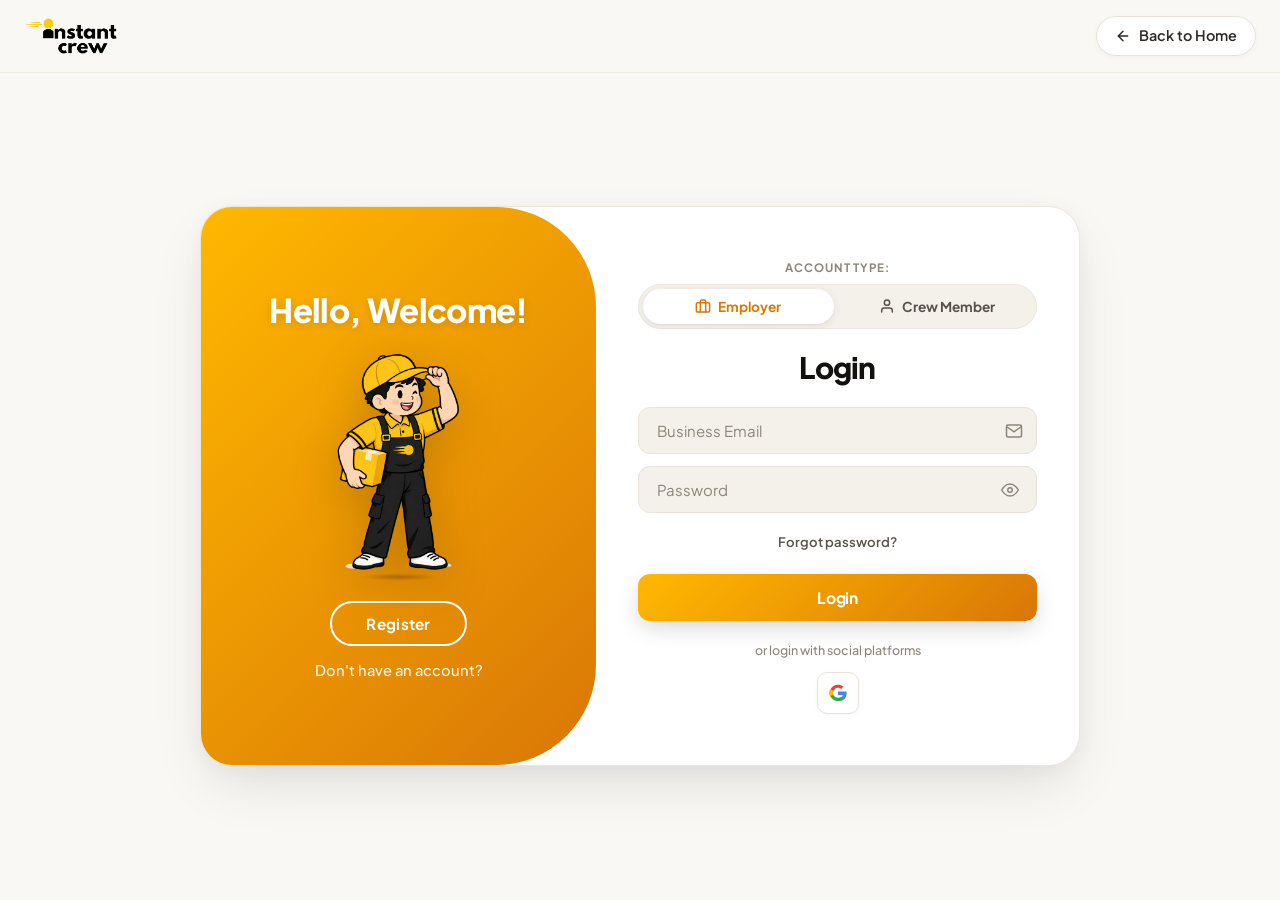
<file: login.html>
<!doctype html>
<html lang="en">

<head>
    <meta charset="UTF-8" />
    <meta name="viewport" content="width=device-width, initial-scale=1, viewport-fit=cover" />
    <title>Instant Crew — Log In / Sign Up</title>
    <meta name="description"
        content="Log in or sign up to Instant Crew as an Employer (Hirer) or Crew Member (Applicant)." />
    <link rel="preconnect" href="https://fonts.googleapis.com">
    <link rel="preconnect" href="https://fonts.gstatic.com" crossorigin>
    <link href="https://fonts.googleapis.com/css2?family=Plus+Jakarta+Sans:wght@400;500;600;700;800&display=swap"
        rel="stylesheet">
    <link rel="stylesheet" href="css/login.css?v=20261104-safearea">
    <link rel="icon" type="image/svg+xml" sizes="any" href="images/logo.svg?v=20261030-2">
    <link rel="icon" type="image/png" sizes="192x192" href="images/icon-192.png?v=20261030-2">
    <link rel="icon" type="image/png" sizes="512x512" href="images/icon-512.png?v=20261030-2">
    <link rel="apple-touch-icon" sizes="180x180" href="images/icon-180.png?v=20261030-2">
    <link rel="manifest" href="manifest.json">
</head>

<body>

    <!-- ── Header ── -->
    <header class="login-header">
        <div class="login-header-wrap">
            <a href="index.html" class="login-logo" aria-label="Instant Crew Home">
                <img src="images/logo.png" alt="Instant Crew">
            </a>
            <a href="index.html" class="back-home-link">
                <svg width="16" height="16" viewBox="0 0 24 24" fill="none" stroke="currentColor" stroke-width="2.2"
                    stroke-linecap="round" stroke-linejoin="round">
                    <line x1="19" y1="12" x2="5" y2="12"></line>
                    <polyline points="12 19 5 12 12 5"></polyline>
                </svg>
                Back to Home
            </a>
        </div>
    </header>

    <!-- ── Main Auth Stage ── -->
    <main class="auth-main">
        <div class="auth-stage-container">
            <!-- Dual-Panel Split Auth Card (Matches the reference design) -->
            <div class="auth-card mode-login" id="authCard">
                <!-- ── Amber Curved Overlay Banner ── -->
                <div class="card-overlay-pane">
                    <!-- Shown in Login Mode -->
                    <div class="overlay-panel" id="overlayWelcomeBox">
                        <h2 class="overlay-heading">Hello, Welcome!</h2>
                        <div class="overlay-character-wrap">
                            <img src="images/standingcrew.png" alt="Instant Crew Mascot" class="overlay-char-img">
                            <div class="overlay-char-shadow"></div>
                        </div>
                        <button type="button" class="btn-ghost-pill" id="modeSignupBtn">Register</button>
                        <p class="overlay-sub">Don't have an account?</p>
                    </div>

                    <!-- Shown in Register Mode -->
                    <div class="overlay-panel" id="overlayBackBox" style="display:none;">
                        <h2 class="overlay-heading">Welcome Back!</h2>
                        <div class="overlay-character-wrap">
                            <img src="images/phonecrew.png" alt="Instant Crew Mascot" class="overlay-char-img">
                            <div class="overlay-char-shadow"></div>
                        </div>
                        <button type="button" class="btn-ghost-pill" id="modeLoginBtn">Login</button>
                        <p class="overlay-sub">Already have an account?</p>
                    </div>
                </div>

                <!-- ── Form Section (White Side) ── -->
                <div class="card-form-pane">
                    <!-- Role Selector (Employer vs Applicant) -->
                    <div class="role-selector-bar">
                        <span class="role-bar-label">Account Type:</span>
                        <div class="role-pills" role="tablist" aria-label="Select Account Type">
                            <button type="button" class="role-pill-btn active" id="roleBtnHirer" role="tab"
                                aria-selected="true">
                                <svg class="role-pill-svg" width="16" height="16" viewBox="0 0 24 24" fill="none"
                                    stroke="currentColor" stroke-width="2.2" stroke-linecap="round"
                                    stroke-linejoin="round">
                                    <rect x="2" y="7" width="20" height="14" rx="2" ry="2"></rect>
                                    <path d="M16 21V5a2 2 0 0 0-2-2h-4a2 2 0 0 0-2 2v16"></path>
                                </svg>
                                <span>Employer</span>
                            </button>
                            <button type="button" class="role-pill-btn" id="roleBtnApplicant" role="tab"
                                aria-selected="false">
                                <svg class="role-pill-svg" width="16" height="16" viewBox="0 0 24 24" fill="none"
                                    stroke="currentColor" stroke-width="2.2" stroke-linecap="round"
                                    stroke-linejoin="round">
                                    <path d="M20 21v-2a4 4 0 0 0-4-4H8a4 4 0 0 0-4 4v2"></path>
                                    <circle cx="12" cy="7" r="4"></circle>
                                </svg>
                                <span>Crew Member</span>
                            </button>
                            <button type="button" class="role-pill-btn" id="roleBtnAdmin" role="tab"
                                aria-selected="false" style="display:none;">
                                <svg class="role-pill-svg" width="16" height="16" viewBox="0 0 24 24" fill="none"
                                    stroke="currentColor" stroke-width="2.2" stroke-linecap="round"
                                    stroke-linejoin="round">
                                    <path d="M12 22s8-4 8-10V5l-8-3-8 3v7c0 6 8 10 8 10z"></path>
                                </svg>
                                <span>Admin</span>
                            </button>
                        </div>
                    </div>

                    <!-- Notification Messages -->
                    <div class="auth-msg auth-msg-error" id="authErrorMsg"></div>
                    <div class="auth-msg auth-msg-success" id="authSuccessMsg"></div>

                    <!-- ── LOGIN VIEW BOX ── -->
                    <div class="auth-view-box" id="loginViewBox">
                        <h1 class="form-title" id="authMainTitle">Login</h1>

                        <!-- Employer Login Form -->
                        <form id="formHirerLogin" class="auth-form" onsubmit="return false;">
                            <div class="form-group">
                                <div class="input-wrapper">
                                    <input type="email" id="hirerLoginEmail" class="form-input"
                                        placeholder="Business Email" required autocomplete="email">
                                    <span class="input-icon-right">
                                        <svg width="18" height="18" viewBox="0 0 24 24" fill="none"
                                            stroke="currentColor" stroke-width="2">
                                            <path
                                                d="M4 4h16c1.1 0 2 .9 2 2v12c0 1.1-.9 2-2 2H4c-1.1 0-2-.9-2-2V6c0-1.1.9-2 2-2z">
                                            </path>
                                            <polyline points="22,6 12,13 2,6"></polyline>
                                        </svg>
                                    </span>
                                </div>
                            </div>

                            <div class="form-group">
                                <div class="input-wrapper">
                                    <input type="password" id="hirerLoginPassword"
                                        class="form-input form-input-password" placeholder="Password" required
                                        autocomplete="current-password">
                                    <button type="button" class="password-toggle-btn" aria-label="Show password"
                                        title="Toggle password visibility">
                                        <svg class="eye-icon eye-open" width="18" height="18" viewBox="0 0 24 24"
                                            fill="none" stroke="currentColor" stroke-width="2" stroke-linecap="round"
                                            stroke-linejoin="round">
                                            <path d="M1 12s4-8 11-8 11 8 11 8-4 8-11 8-11-8-11-8z"></path>
                                            <circle cx="12" cy="12" r="3"></circle>
                                        </svg>
                                        <svg class="eye-icon eye-closed" width="18" height="18" viewBox="0 0 24 24"
                                            fill="none" stroke="currentColor" stroke-width="2" stroke-linecap="round"
                                            stroke-linejoin="round" style="display: none;">
                                            <path
                                                d="M17.94 17.94A10.07 10.07 0 0 1 12 20c-7 0-11-8-11-8a18.45 18.45 0 0 1 5.06-5.94M9.9 4.24A9.12 9.12 0 0 1 12 4c7 0 11 8 11 8a18.5 18.5 0 0 1-2.16 3.19m-6.72-1.07a3 3 0 1 1-4.24-4.24">
                                            </path>
                                            <line x1="1" y1="1" x2="23" y2="23"></line>
                                        </svg>
                                    </button>
                                </div>
                            </div>

                            <div class="forgot-row">
                                <button type="button" class="forgot-password-link" id="hirerForgotPassBtn">Forgot
                                    password?</button>
                            </div>

                            <button type="submit" class="btn-auth-submit" id="btnSubmitHirerLogin">Login</button>
                        </form>

                        <!-- Applicant Login Form -->
                        <form id="formApplicantLogin" class="auth-form" style="display:none;" onsubmit="return false;">
                            <div class="form-group">
                                <div class="input-wrapper">
                                    <input type="text" id="appLoginEmail" class="form-input"
                                        placeholder="Contact Number or Email" required autocomplete="username">
                                    <span class="input-icon-right">
                                        <svg width="18" height="18" viewBox="0 0 24 24" fill="none"
                                            stroke="currentColor" stroke-width="2">
                                            <path d="M20 21v-2a4 4 0 0 0-4-4H8a4 4 0 0 0-4 4v2"></path>
                                            <circle cx="12" cy="7" r="4"></circle>
                                        </svg>
                                    </span>
                                </div>
                            </div>

                            <div class="form-group">
                                <div class="input-wrapper">
                                    <input type="password" id="appLoginPassword" class="form-input form-input-password"
                                        placeholder="Password" required autocomplete="current-password">
                                    <button type="button" class="password-toggle-btn" aria-label="Show password"
                                        title="Toggle password visibility">
                                        <svg class="eye-icon eye-open" width="18" height="18" viewBox="0 0 24 24"
                                            fill="none" stroke="currentColor" stroke-width="2" stroke-linecap="round"
                                            stroke-linejoin="round">
                                            <path d="M1 12s4-8 11-8 11 8 11 8-4 8-11 8-11-8-11-8z"></path>
                                            <circle cx="12" cy="12" r="3"></circle>
                                        </svg>
                                        <svg class="eye-icon eye-closed" width="18" height="18" viewBox="0 0 24 24"
                                            fill="none" stroke="currentColor" stroke-width="2" stroke-linecap="round"
                                            stroke-linejoin="round" style="display: none;">
                                            <path
                                                d="M17.94 17.94A10.07 10.07 0 0 1 12 20c-7 0-11-8-11-8a18.45 18.45 0 0 1 5.06-5.94M9.9 4.24A9.12 9.12 0 0 1 12 4c7 0 11 8 11 8a18.5 18.5 0 0 1-2.16 3.19m-6.72-1.07a3 3 0 1 1-4.24-4.24">
                                            </path>
                                            <line x1="1" y1="1" x2="23" y2="23"></line>
                                        </svg>
                                    </button>
                                </div>
                            </div>

                            <div class="forgot-row">
                                <button type="button" class="forgot-password-link" id="appForgotPassBtn">Forgot
                                    password?</button>
                            </div>

                            <button type="submit" class="btn-auth-submit" id="btnSubmitApplicantLogin">Login</button>
                        </form>

                        <!-- Admin / Accounting Login Form (Hidden by default) -->
                        <form id="formAdminLogin" class="auth-form" style="display:none;" onsubmit="return false;">
                            <div
                                style="background:#F1F5F9; border:1px solid #E2E8F0; border-radius:10px; padding:10px 14px; margin-bottom:12px; display:flex; align-items:center; gap:8px;">
                                <span
                                    style="display:inline-flex; width:8px; height:8px; border-radius:50%; background:#0284C7;"></span>
                                <span style="font-size:0.78rem; font-weight:700; color:#1E293B;">Admin &amp; Accounting
                                    Verification</span>
                            </div>

                            <div class="form-group">
                                <div class="input-wrapper">
                                    <input type="email" id="adminLoginEmail" class="form-input"
                                        placeholder="Admin Email" required autocomplete="email"
                                        value="admin@instantcrew.com">
                                    <span class="input-icon-right">
                                        <svg width="18" height="18" viewBox="0 0 24 24" fill="none"
                                            stroke="currentColor" stroke-width="2">
                                            <path d="M12 22s8-4 8-10V5l-8-3-8 3v7c0 6 8 10 8 10z"></path>
                                        </svg>
                                    </span>
                                </div>
                            </div>

                            <div class="form-group">
                                <div class="input-wrapper">
                                    <input type="password" id="adminLoginPassword"
                                        class="form-input form-input-password" placeholder="Admin Password" required
                                        autocomplete="current-password">
                                    <button type="button" class="password-toggle-btn" aria-label="Show password"
                                        title="Toggle password visibility">
                                        <svg class="eye-icon eye-open" width="18" height="18" viewBox="0 0 24 24"
                                            fill="none" stroke="currentColor" stroke-width="2" stroke-linecap="round"
                                            stroke-linejoin="round">
                                            <path d="M1 12s4-8 11-8 11 8 11 8-4 8-11 8-11-8-11-8z"></path>
                                            <circle cx="12" cy="12" r="3"></circle>
                                        </svg>
                                        <svg class="eye-icon eye-closed" width="18" height="18" viewBox="0 0 24 24"
                                            fill="none" stroke="currentColor" stroke-width="2" stroke-linecap="round"
                                            stroke-linejoin="round" style="display: none;">
                                            <path
                                                d="M17.94 17.94A10.07 10.07 0 0 1 12 20c-7 0-11-8-11-8a18.45 18.45 0 0 1 5.06-5.94M9.9 4.24A9.12 9.12 0 0 1 12 4c7 0 11 8 11 8a18.5 18.5 0 0 1-2.16 3.19m-6.72-1.07a3 3 0 1 1-4.24-4.24">
                                            </path>
                                            <line x1="1" y1="1" x2="23" y2="23"></line>
                                        </svg>
                                    </button>
                                </div>
                            </div>

                            <button type="submit" class="btn-auth-submit" id="btnSubmitAdminLogin"
                                style="background:#0F172A; color:#FFFFFF;">Verify &amp; Access Accounting</button>
                        </form>

                        <!-- Social Login Row (Exactly as shown in reference) -->
                        <div class="social-login-block">
                            <p class="social-title">or login with social platforms</p>
                            <div class="social-btn-row">
                                <button type="button" class="social-btn google-sso-btn" aria-label="Continue with Google" data-sso="google">
                                    <svg width="18" height="18" viewBox="0 0 24 24">
                                        <path fill="#EA4335"
                                            d="M12 5c1.6 0 3 .6 4.1 1.6l3.1-3.1C17.3 1.7 14.8 1 12 1 7.5 1 3.7 3.6 1.9 7.3l3.7 2.9C6.5 7.4 9 5 12 5z" />
                                        <path fill="#4285F4"
                                            d="M23.5 12.3c0-.8-.1-1.6-.2-2.3H12v4.5h6.5c-.3 1.5-1.1 2.8-2.4 3.7l3.7 2.9c2.2-2 3.7-5 3.7-8.8z" />
                                        <path fill="#FBBC05"
                                            d="M5.6 14.8c-.3-.8-.4-1.8-.4-2.8s.2-2 .4-2.8L1.9 6.3C.7 8.7 0 10.3 0 12s.7 3.3 1.9 5.7l3.7-2.9z" />
                                        <path fill="#34A853"
                                            d="M12 23c3.2 0 6-1.1 8-3l-3.7-2.9c-1.1.7-2.5 1.2-4.3 1.2-3 0-5.5-2-6.4-4.8L1.9 16.4C3.7 20.4 7.5 23 12 23z" />
                                    </svg>
                                </button>
                                <button type="button" class="social-btn" aria-label="Continue with Facebook" data-sso="facebook" style="display:none">
                                    <svg width="18" height="18" viewBox="0 0 24 24" aria-hidden="true">
                                        <path fill="#1877F2" d="M24 12.07C24 5.4 18.63 0 12 0S0 5.4 0 12.07c0 6.03 4.39 11.03 10.13 11.93v-8.44H7.08v-3.49h3.05V9.41c0-3.03 1.79-4.7 4.53-4.7 1.31 0 2.68.24 2.68.24v2.97h-1.51c-1.49 0-1.96.93-1.96 1.89v2.26h3.33l-.53 3.49h-2.8V24C19.61 23.1 24 18.1 24 12.07z"/>
                                    </svg>
                                </button>
                            </div>
                        </div>
                    </div>

                    <!-- ── REGISTRATION VIEW BOX ── -->
                    <div class="auth-view-box" id="registerViewBox" style="display:none;">
                        <h1 class="form-title" id="registerViewTitle">Registration</h1>

                        <!-- Employer Sign Up Form -->
                        <form id="formHirerSignup" class="auth-form" onsubmit="return false;">
                            <div class="form-group">
                                <div class="input-wrapper">
                                    <input type="text" id="hirerCompanyName" class="form-input"
                                        placeholder="Company / Business Name" required>
                                    <span class="input-icon-right">
                                        <svg width="18" height="18" viewBox="0 0 24 24" fill="none"
                                            stroke="currentColor" stroke-width="2">
                                            <rect x="2" y="7" width="20" height="14" rx="2" ry="2"></rect>
                                            <path d="M16 21V5a2 2 0 0 0-2-2h-4a2 2 0 0 0-2 2v16"></path>
                                        </svg>
                                    </span>
                                </div>
                            </div>

                            <div class="form-group">
                                <div class="input-wrapper">
                                    <input type="text" id="hirerContactName" class="form-input"
                                        placeholder="Contact Person Name" required>
                                    <span class="input-icon-right">
                                        <svg width="18" height="18" viewBox="0 0 24 24" fill="none"
                                            stroke="currentColor" stroke-width="2">
                                            <path d="M20 21v-2a4 4 0 0 0-4-4H8a4 4 0 0 0-4 4v2"></path>
                                            <circle cx="12" cy="7" r="4"></circle>
                                        </svg>
                                    </span>
                                </div>
                            </div>

                            <div class="form-group">
                                <div class="input-wrapper">
                                    <input type="email" id="hirerSignupEmail" class="form-input"
                                        placeholder="Gmail Address (name@gmail.com)" required>
                                    <span class="input-icon-right">
                                        <svg width="18" height="18" viewBox="0 0 24 24" fill="none"
                                            stroke="currentColor" stroke-width="2">
                                            <path
                                                d="M4 4h16c1.1 0 2 .9 2 2v12c0 1.1-.9 2-2 2H4c-1.1 0-2-.9-2-2V6c0-1.1.9-2 2-2z">
                                            </path>
                                            <polyline points="22,6 12,13 2,6"></polyline>
                                        </svg>
                                    </span>
                                </div>
                            </div>

                            <div class="form-group">
                                <div class="input-wrapper">
                                    <input type="password" id="hirerSignupPassword"
                                        class="form-input form-input-password"
                                        placeholder="Create Password (min. 8 chars)" required minlength="8"
                                        maxlength="72">
                                    <button type="button" class="password-toggle-btn" aria-label="Show password"
                                        title="Toggle password visibility">
                                        <svg class="eye-icon eye-open" width="18" height="18" viewBox="0 0 24 24"
                                            fill="none" stroke="currentColor" stroke-width="2" stroke-linecap="round"
                                            stroke-linejoin="round">
                                            <path d="M1 12s4-8 11-8 11 8 11 8-4 8-11 8-11-8-11-8z"></path>
                                            <circle cx="12" cy="12" r="3"></circle>
                                        </svg>
                                        <svg class="eye-icon eye-closed" width="18" height="18" viewBox="0 0 24 24"
                                            fill="none" stroke="currentColor" stroke-width="2" stroke-linecap="round"
                                            stroke-linejoin="round" style="display: none;">
                                            <path
                                                d="M17.94 17.94A10.07 10.07 0 0 1 12 20c-7 0-11-8-11-8a18.45 18.45 0 0 1 5.06-5.94M9.9 4.24A9.12 9.12 0 0 1 12 4c7 0 11 8 11 8a18.5 18.5 0 0 1-2.16 3.19m-6.72-1.07a3 3 0 1 1-4.24-4.24">
                                            </path>
                                            <line x1="1" y1="1" x2="23" y2="23"></line>
                                        </svg>
                                    </button>
                                </div>
                            </div>

                            <button type="submit" class="btn-auth-submit" id="btnSubmitHirerSignup">Register</button>
                        </form>

                        <!-- Applicant Sign Up Form -->
                        <form id="formApplicantSignup" class="auth-form" style="display:none;" onsubmit="return false;">
                            <div class="form-group">
                                <div class="input-wrapper">
                                    <input type="text" id="appFullName" class="form-input" placeholder="Full Legal Name"
                                        required>
                                    <span class="input-icon-right">
                                        <svg width="18" height="18" viewBox="0 0 24 24" fill="none"
                                            stroke="currentColor" stroke-width="2">
                                            <path d="M20 21v-2a4 4 0 0 0-4-4H8a4 4 0 0 0-4 4v2"></path>
                                            <circle cx="12" cy="7" r="4"></circle>
                                        </svg>
                                    </span>
                                </div>
                            </div>

                            <div class="form-group">
                                <div class="input-wrapper">
                                    <input type="tel" id="appSignupEmail" class="form-input"
                                        placeholder="Contact Number (09171234567)" required autocomplete="tel">
                                    <span class="input-icon-right">
                                        <svg width="18" height="18" viewBox="0 0 24 24" fill="none"
                                            stroke="currentColor" stroke-width="2">
                                            <path
                                                d="M4 4h16c1.1 0 2 .9 2 2v12c0 1.1-.9 2-2 2H4c-1.1 0-2-.9-2-2V6c0-1.1.9-2 2-2z">
                                            </path>
                                            <polyline points="22,6 12,13 2,6"></polyline>
                                        </svg>
                                    </span>
                                </div>
                            </div>

                            <div class="form-group">
                                <div class="input-wrapper">
                                    <input type="password" id="appSignupPassword" class="form-input form-input-password"
                                        placeholder="Create Password (min. 8 chars)" required minlength="8"
                                        maxlength="72" autocomplete="new-password">
                                    <button type="button" class="password-toggle-btn" aria-label="Show password"
                                        title="Toggle password visibility">
                                        <svg class="eye-icon eye-open" width="18" height="18" viewBox="0 0 24 24"
                                            fill="none" stroke="currentColor" stroke-width="2" stroke-linecap="round"
                                            stroke-linejoin="round">
                                            <path d="M1 12s4-8 11-8 11 8 11 8-4 8-11 8-11-8-11-8z"></path>
                                            <circle cx="12" cy="12" r="3"></circle>
                                        </svg>
                                        <svg class="eye-icon eye-closed" width="18" height="18" viewBox="0 0 24 24"
                                            fill="none" stroke="currentColor" stroke-width="2" stroke-linecap="round"
                                            stroke-linejoin="round" style="display: none;">
                                            <path
                                                d="M17.94 17.94A10.07 10.07 0 0 1 12 20c-7 0-11-8-11-8a18.45 18.45 0 0 1 5.06-5.94M9.9 4.24A9.12 9.12 0 0 1 12 4c7 0 11 8 11 8a18.5 18.5 0 0 1-2.16 3.19m-6.72-1.07a3 3 0 1 1-4.24-4.24">
                                            </path>
                                            <line x1="1" y1="1" x2="23" y2="23"></line>
                                        </svg>
                                    </button>
                                </div>
                            </div>

                            <div class="form-group">
                                <div class="input-wrapper">
                                    <input type="text" id="appSignupReferral" class="form-input"
                                        placeholder="Referral code (optional)" maxlength="16"
                                        autocomplete="off" autocapitalize="characters" aria-label="Referral code (optional)">
                                </div>
                            </div>

                            <button type="submit" class="btn-auth-submit"
                                id="btnSubmitApplicantSignup">Register</button>
                        </form>

                        <!-- Social Register Row -->
                        <div class="social-login-block">
                            <p class="social-title">or register with social platforms</p>
                            <div class="social-btn-row">
                                <button type="button" class="social-btn google-sso-btn" aria-label="Continue with Google" data-sso="google">
                                    <svg width="18" height="18" viewBox="0 0 24 24">
                                        <path fill="#EA4335"
                                            d="M12 5c1.6 0 3 .6 4.1 1.6l3.1-3.1C17.3 1.7 14.8 1 12 1 7.5 1 3.7 3.6 1.9 7.3l3.7 2.9C6.5 7.4 9 5 12 5z" />
                                        <path fill="#4285F4"
                                            d="M23.5 12.3c0-.8-.1-1.6-.2-2.3H12v4.5h6.5c-.3 1.5-1.1 2.8-2.4 3.7l3.7 2.9c2.2-2 3.7-5 3.7-8.8z" />
                                        <path fill="#FBBC05"
                                            d="M5.6 14.8c-.3-.8-.4-1.8-.4-2.8s.2-2 .4-2.8L1.9 6.3C.7 8.7 0 10.3 0 12s.7 3.3 1.9 5.7l3.7-2.9z" />
                                        <path fill="#34A853"
                                            d="M12 23c3.2 0 6-1.1 8-3l-3.7-2.9c-1.1.7-2.5 1.2-4.3 1.2-3 0-5.5-2-6.4-4.8L1.9 16.4C3.7 20.4 7.5 23 12 23z" />
                                    </svg>
                                </button>
                                <button type="button" class="social-btn" aria-label="Continue with Facebook" data-sso="facebook" style="display:none">
                                    <svg width="18" height="18" viewBox="0 0 24 24" aria-hidden="true">
                                        <path fill="#1877F2" d="M24 12.07C24 5.4 18.63 0 12 0S0 5.4 0 12.07c0 6.03 4.39 11.03 10.13 11.93v-8.44H7.08v-3.49h3.05V9.41c0-3.03 1.79-4.7 4.53-4.7 1.31 0 2.68.24 2.68.24v2.97h-1.51c-1.49 0-1.96.93-1.96 1.89v2.26h3.33l-.53 3.49h-2.8V24C19.61 23.1 24 18.1 24 12.07z"/>
                                    </svg>
                                </button>
                            </div>
                        </div>
                    </div>
                </div>
            </div>
        </div>
    </main>

    <!-- ── Forgot Password Modal ── -->
    <div class="auth-modal-overlay" id="forgotPassModal" aria-hidden="true" role="dialog" aria-modal="true">
        <div class="auth-modal-card">
            <button type="button" class="auth-modal-close" id="forgotPassCloseBtn" aria-label="Close dialog">
                <svg width="18" height="18" viewBox="0 0 24 24" fill="none" stroke="currentColor" stroke-width="2.2"
                    stroke-linecap="round" stroke-linejoin="round">
                    <line x1="18" y1="6" x2="6" y2="18"></line>
                    <line x1="6" y1="6" x2="18" y2="18"></line>
                </svg>
            </button>

            <!-- Reset Request Form View -->
            <div id="forgotFormView">
                <div class="auth-modal-icon-badge">
                    <svg width="26" height="26" viewBox="0 0 24 24" fill="none" stroke="currentColor" stroke-width="2"
                        stroke-linecap="round" stroke-linejoin="round">
                        <rect x="3" y="11" width="18" height="11" rx="2" ry="2"></rect>
                        <path d="M7 11V7a5 5 0 0 1 10 0v4"></path>
                    </svg>
                </div>

                <div class="auth-modal-header">
                    <h2 class="auth-modal-title" id="forgotModalTitle">Reset your password</h2>
                    <p class="auth-modal-desc" id="forgotModalDesc">Enter your account email and we'll send you a
                        6-digit code to reset your password.</p>
                </div>

                <form id="forgotPassForm" onsubmit="return false;">
                    <div class="form-group" style="margin-bottom: 16px;">
                        <div class="input-wrapper">
                            <input type="text" id="forgotEmailInput" class="form-input" placeholder="name@domain.com"
                                required autocomplete="email">
                            <span class="input-icon-right">
                                <svg width="18" height="18" viewBox="0 0 24 24" fill="none" stroke="currentColor"
                                    stroke-width="2">
                                    <path
                                        d="M4 4h16c1.1 0 2 .9 2 2v12c0 1.1-.9 2-2 2H4c-1.1 0-2-.9-2-2V6c0-1.1.9-2 2-2z">
                                    </path>
                                    <polyline points="22,6 12,13 2,6"></polyline>
                                </svg>
                            </span>
                        </div>
                    </div>

                    <!-- Step 2, shown once the code is sent -->
                    <div id="forgotResetFields" style="display: none;">
                        <p class="auth-modal-desc" id="forgotCodeHint" style="margin: 0 0 12px;"></p>
                        <div class="form-group" style="margin-bottom: 12px;">
                            <div class="input-wrapper">
                                <input type="text" id="forgotCodeInput" class="form-input" inputmode="numeric"
                                    autocomplete="one-time-code" maxlength="6" placeholder="6-digit code"
                                    aria-label="Reset code" style="letter-spacing: 6px; text-align: center;">
                            </div>
                        </div>
                        <div class="form-group" style="margin-bottom: 4px;">
                            <div class="input-wrapper">
                                <input type="password" id="forgotNewPassword" class="form-input"
                                    placeholder="New password (min. 8 chars)" minlength="8" maxlength="72"
                                    autocomplete="new-password" aria-label="New password">
                            </div>
                        </div>
                        <p class="resend-text">
                            Didn't receive the email? <button type="button" class="resend-btn"
                                id="forgotResendBtn">Resend code</button>
                        </p>
                    </div>

                    <div class="auth-msg auth-msg-error" id="forgotErrorMsg"
                        style="margin-top: 12px; margin-bottom: 4px;"></div>

                    <button type="submit" class="btn-auth-submit" id="btnSubmitForgot" style="margin-top: 16px;">Send
                        Reset Code</button>
                </form>
            </div>

            <!-- Reset Success Sent View -->
            <div id="forgotSuccessView" style="display: none;">
                <div class="forgot-success-icon">
                    <svg width="28" height="28" viewBox="0 0 24 24" fill="none" stroke="currentColor" stroke-width="2.5"
                        stroke-linecap="round" stroke-linejoin="round">
                        <polyline points="20 6 9 17 4 12"></polyline>
                    </svg>
                </div>
                <div class="auth-modal-header" style="margin-bottom: 8px;">
                    <h2 class="auth-modal-title">Password updated</h2>
                </div>
                <div class="forgot-success-box">
                    <p class="forgot-success-text">
                        The password for <strong id="forgotSentEmailText">your account</strong> has been changed, and
                        any other devices have been signed out. Log in with your new password.
                    </p>
                    <button type="button" class="btn-auth-submit" id="forgotDoneBtn">Back to Log In</button>
                </div>
            </div>
        </div>
    </div>

    <!-- ── Authentication State & Logic Script ── -->
    <script src="js/email-code.js?v=20261030-no-login-code"></script>
    <script>
        (function () {
            'use strict';

            const SESSION_KEY_EMPLOYER = 'ic_employer_session';
            const SESSION_KEY_WORKER = 'ic_worker_session';
            const SESSION_TTL_MS = 7 * 24 * 60 * 60 * 1000;

            let currentRole = 'hirer'; // 'hirer', 'applicant', or 'admin'
            let currentMode = 'login'; // 'login' or 'signup'

            const SVG_CHECK = `<svg width="18" height="18" viewBox="0 0 24 24" fill="none" stroke="#10B981" stroke-width="2.5" stroke-linecap="round" stroke-linejoin="round" style="vertical-align:-3px;margin-right:6px;"><path stroke="none" d="M0 0h24v24H0z" fill="none"/><path d="M5 12l5 5l10 -10"/></svg>`;

            // Elements
            const authCard = document.getElementById('authCard');
            const roleBtnHirer = document.getElementById('roleBtnHirer');
            const roleBtnApplicant = document.getElementById('roleBtnApplicant');
            const roleBtnAdmin = document.getElementById('roleBtnAdmin');
            const modeLoginBtn = document.getElementById('modeLoginBtn');
            const modeSignupBtn = document.getElementById('modeSignupBtn');

            const loginViewBox = document.getElementById('loginViewBox');
            const registerViewBox = document.getElementById('registerViewBox');
            const overlayWelcomeBox = document.getElementById('overlayWelcomeBox');
            const overlayBackBox = document.getElementById('overlayBackBox');

            const authErrorMsg = document.getElementById('authErrorMsg');
            const authSuccessMsg = document.getElementById('authSuccessMsg');
            const authMainTitle = document.getElementById('authMainTitle');

            const formHirerLogin = document.getElementById('formHirerLogin');
            const formHirerSignup = document.getElementById('formHirerSignup');
            const formApplicantLogin = document.getElementById('formApplicantLogin');
            const formApplicantSignup = document.getElementById('formApplicantSignup');
            const formAdminLogin = document.getElementById('formAdminLogin');
            const staffPortalSecretBtn = document.getElementById('staffPortalSecretBtn');

            // Password Visibility Toggle Handlers
            document.querySelectorAll('.password-toggle-btn').forEach(btn => {
                btn.addEventListener('click', () => {
                    const wrapper = btn.closest('.input-wrapper');
                    const input = wrapper ? wrapper.querySelector('input') : null;
                    const eyeOpen = btn.querySelector('.eye-open');
                    const eyeClosed = btn.querySelector('.eye-closed');
                    if (!input) return;

                    const isPassword = input.type === 'password';
                    input.type = isPassword ? 'text' : 'password';
                    if (isPassword) {
                        eyeOpen.style.display = 'none';
                        eyeClosed.style.display = 'block';
                        btn.setAttribute('aria-label', 'Hide password');
                    } else {
                        eyeOpen.style.display = 'block';
                        eyeClosed.style.display = 'none';
                        btn.setAttribute('aria-label', 'Show password');
                    }
                });
            });

            // If already logged in, link logo and back button to active dashboard
            try {
                const loggedWorker = JSON.parse(sessionStorage.getItem(SESSION_KEY_WORKER) || 'null');
                const loggedEmployer = JSON.parse(sessionStorage.getItem(SESSION_KEY_EMPLOYER) || 'null');
                const loggedAdmin = JSON.parse(sessionStorage.getItem('ic_admin_session') || 'null');
                const loginLogoLink = document.querySelector('.login-logo');
                const backHomeLink = document.querySelector('.back-home-link');

                if (loggedAdmin && loggedAdmin.expiresAt > Date.now()) {
                    if (loginLogoLink) loginLogoLink.href = 'admin.html';
                    if (backHomeLink) {
                        backHomeLink.href = 'admin.html';
                        backHomeLink.innerHTML = `<svg width="16" height="16" viewBox="0 0 24 24" fill="none" stroke="currentColor" stroke-width="2.2" stroke-linecap="round" stroke-linejoin="round"><line x1="19" y1="12" x2="5" y2="12"></line><polyline points="12 19 5 12 12 5"></polyline></svg> Back to Accounting`;
                    }
                } else if (loggedWorker && loggedWorker.expiresAt > Date.now()) {
                    if (loginLogoLink) loginLogoLink.href = 'applicant.html';
                    if (backHomeLink) {
                        backHomeLink.href = 'applicant.html';
                        backHomeLink.innerHTML = `<svg width="16" height="16" viewBox="0 0 24 24" fill="none" stroke="currentColor" stroke-width="2.2" stroke-linecap="round" stroke-linejoin="round"><line x1="19" y1="12" x2="5" y2="12"></line><polyline points="12 19 5 12 12 5"></polyline></svg> Back to Dashboard`;
                    }
                } else if (loggedEmployer && loggedEmployer.expiresAt > Date.now()) {
                    if (loginLogoLink) loginLogoLink.href = 'employer.html';
                    if (backHomeLink) {
                        backHomeLink.href = 'employer.html';
                        backHomeLink.innerHTML = `<svg width="16" height="16" viewBox="0 0 24 24" fill="none" stroke="currentColor" stroke-width="2.2" stroke-linecap="round" stroke-linejoin="round"><line x1="19" y1="12" x2="5" y2="12"></line><polyline points="12 19 5 12 12 5"></polyline></svg> Back to Dashboard`;
                    }
                }
            } catch (e) { }

            function revealAdminTab() {
                if (roleBtnAdmin) {
                    roleBtnAdmin.style.display = 'inline-flex';
                }
                currentRole = 'admin';
                currentMode = 'login';
                updateUI();
                const passInput = document.getElementById('adminLoginPassword');
                if (passInput) setTimeout(() => passInput.focus(), 80);
            }

            // Read URL Params for direct role targeting (e.g. ?role=applicant, ?role=hirer, ?role=admin)
            const urlParams = new URLSearchParams(window.location.search);
            const initialRole = urlParams.get('role');
            if (initialRole === 'applicant' || initialRole === 'employee' || initialRole === 'crew') {
                currentRole = 'applicant';
            } else if (initialRole === 'hirer' || initialRole === 'employer' || initialRole === 'business') {
                currentRole = 'hirer';
            } else if (initialRole === 'admin' || initialRole === 'accounting' || initialRole === 'staff') {
                revealAdminTab();
            }
            if (urlParams.get('mode') === 'signup' && currentRole !== 'admin') {
                currentMode = 'signup';
            }

            function updateUI() {
                // Clear notices
                authErrorMsg.style.display = 'none';
                authSuccessMsg.style.display = 'none';

                // Role Tab styling
                roleBtnHirer.classList.toggle('active', currentRole === 'hirer');
                roleBtnHirer.setAttribute('aria-selected', currentRole === 'hirer');
                roleBtnApplicant.classList.toggle('active', currentRole === 'applicant');
                roleBtnApplicant.setAttribute('aria-selected', currentRole === 'applicant');
                if (roleBtnAdmin) {
                    roleBtnAdmin.classList.toggle('active', currentRole === 'admin');
                    roleBtnAdmin.setAttribute('aria-selected', currentRole === 'admin');
                }

                if (authMainTitle) {
                    if (currentRole === 'admin') {
                        authMainTitle.textContent = 'Admin / Accounting';
                    } else {
                        authMainTitle.textContent = (currentMode === 'login') ? 'Login' : 'Create Account';
                    }
                }

                if (currentMode === 'login') {
                    if (authCard) {
                        authCard.classList.remove('mode-register');
                        authCard.classList.add('mode-login');
                    }
                    if (loginViewBox) loginViewBox.style.display = 'block';
                    if (registerViewBox) registerViewBox.style.display = 'none';
                    if (overlayWelcomeBox) overlayWelcomeBox.style.display = 'flex';
                    if (overlayBackBox) overlayBackBox.style.display = 'none';

                    // Show correct login form
                    formHirerLogin.style.display = (currentRole === 'hirer') ? 'flex' : 'none';
                    formApplicantLogin.style.display = (currentRole === 'applicant') ? 'flex' : 'none';
                    if (formAdminLogin) formAdminLogin.style.display = (currentRole === 'admin') ? 'flex' : 'none';
                    formHirerSignup.style.display = 'none';
                    formApplicantSignup.style.display = 'none';
                } else {
                    if (authCard) {
                        authCard.classList.remove('mode-login');
                        authCard.classList.add('mode-register');
                    }
                    if (loginViewBox) loginViewBox.style.display = 'none';
                    if (registerViewBox) registerViewBox.style.display = 'block';
                    if (overlayWelcomeBox) overlayWelcomeBox.style.display = 'none';
                    if (overlayBackBox) overlayBackBox.style.display = 'flex';

                    // Show correct signup form
                    formHirerSignup.style.display = (currentRole === 'hirer') ? 'flex' : 'none';
                    formApplicantSignup.style.display = (currentRole === 'applicant') ? 'flex' : 'none';
                    formHirerLogin.style.display = 'none';
                    formApplicantLogin.style.display = 'none';
                    if (formAdminLogin) formAdminLogin.style.display = 'none';
                }
            }

            // Google and Facebook SSO use the selected account type and the current login/signup view.
            // The server owns the OAuth state, callback, and session cookie.
            document.querySelectorAll('[data-sso]').forEach((button) => {
                button.addEventListener('click', () => {
                    if (currentRole === 'admin') {
                        authErrorMsg.textContent = 'Admin accounts must use the secure password login.';
                        authErrorMsg.style.display = 'block';
                        return;
                    }
                    const params = new URLSearchParams({ role: currentRole, mode: currentMode });
                    window.location.assign(`/api/auth/${button.dataset.sso}?` + params.toString());
                });
            });

            // Tab Click Handlers
            roleBtnHirer.addEventListener('click', () => {
                currentRole = 'hirer';
                updateUI();
            });

            roleBtnApplicant.addEventListener('click', () => {
                currentRole = 'applicant';
                updateUI();
            });

            if (roleBtnAdmin) {
                roleBtnAdmin.addEventListener('click', () => {
                    currentRole = 'admin';
                    updateUI();
                });
            }

            if (staffPortalSecretBtn) {
                staffPortalSecretBtn.addEventListener('click', () => {
                    revealAdminTab();
                });
            }

            // Secret keyboard shortcut: Ctrl+Shift+A or Cmd+Shift+A
            window.addEventListener('keydown', (e) => {
                if ((e.ctrlKey || e.metaKey) && e.shiftKey && (e.key === 'A' || e.key === 'a')) {
                    e.preventDefault();
                    revealAdminTab();
                }
            });

            // Secret triple-click on brand logo to unlock staff access
            const brandLogo = document.querySelector('.login-logo');
            if (brandLogo) {
                let logoClicks = 0;
                let logoClickTimer = null;
                brandLogo.addEventListener('click', (e) => {
                    logoClicks++;
                    clearTimeout(logoClickTimer);
                    if (logoClicks >= 3) {
                        e.preventDefault();
                        revealAdminTab();
                        logoClicks = 0;
                    } else {
                        logoClickTimer = setTimeout(() => { logoClicks = 0; }, 700);
                    }
                });
            }

            if (modeLoginBtn) {
                modeLoginBtn.addEventListener('click', () => {
                    currentMode = 'login';
                    updateUI();
                });
            }

            if (modeSignupBtn) {
                modeSignupBtn.addEventListener('click', () => {
                    currentMode = 'signup';
                    updateUI();
                });
            }

            // Form submissions (Go API)
            async function postJSON(path, payload) {
                let res;
                try {
                    res = await fetch(path, {
                        method: 'POST',
                        headers: { 'Content-Type': 'application/json' },
                        credentials: 'same-origin',
                        body: JSON.stringify(payload),
                    });
                } catch (e) {
                    throw new Error('Could not reach the server. Please try again.');
                }
                const data = await res.json().catch(() => ({}));
                if (!res.ok) throw new Error(data.error || 'Something went wrong. Please try again');
                return data;
            }

            // Returns the user or null after showing the error 
            async function authRequest(path, payload, btn, busyText, idleText) {
                authErrorMsg.style.display = 'none';
                btn.disabled = true;
                btn.textContent = busyText;
                try {
                    const data = await postJSON(path, payload);
                    return data.user;
                } catch (err) {
                    authErrorMsg.textContent = err.message;
                    authErrorMsg.style.display = 'block';
                    btn.disabled = false;
                    btn.textContent = idleText;
                    return null;
                }
            }

            function saveEmployerSession(user) {
                let bookings = [];
                let paymentPreference = null;
                try {
                    const prev = JSON.parse(sessionStorage.getItem(SESSION_KEY_EMPLOYER));
                    if (prev && Array.isArray(prev.bookings)) bookings = prev.bookings;
                    if (prev && prev.paymentPreference) paymentPreference = prev.paymentPreference;
                } catch (e) { }

                const session = JSON.stringify({
                    id: user.id,
                    name: user.name, email: user.email, company: user.company,
                    joinedYear: new Date().getFullYear(), bookings, paymentPreference,
                    expiresAt: Date.now() + SESSION_TTL_MS
                });

                sessionStorage.setItem(SESSION_KEY_EMPLOYER, session);
                sessionStorage.setItem('ic_guest_employer_session', session);
            }

            function saveWorkerSession(user) {
                let initialQuota = {
                    totalHires: 5,
                    remainingHires: 5,
                    usedHires: 0,
                    paidAmount: 10,
                    batchesPaid: 1
                };
                try {
                    const pendingRaw = sessionStorage.getItem('ic_applicant_pending_pass');
                    if (pendingRaw) {
                        const parsed = JSON.parse(pendingRaw);
                        if (parsed && parsed.totalHires) {
                            initialQuota = {
                                totalHires: parsed.totalHires,
                                remainingHires: parsed.remainingHires !== undefined ? parsed.remainingHires : parsed.totalHires,
                                usedHires: parsed.usedHires || 0,
                                paidAmount: parsed.paidAmount || 10,
                                batchesPaid: parsed.batchesPaid || 1
                            };
                        }
                    }
                } catch (e) { }

                sessionStorage.setItem(SESSION_KEY_WORKER, JSON.stringify({
                    ...user, services: [], rating: null, completedShifts: 0, active: false,
                    // Real hire counts come from the server (/api/applicant/hiring-pass); never invent a paid quota here.
                    hiringQuota: user.hiringQuota || { totalHires: 0, remainingHires: 0, usedHires: 0, paidAmount: 0, batchesPaid: 0 },
                    expiresAt: Date.now() + SESSION_TTL_MS
                }));
            }

            function saveAdminSession(user) {
                const session = JSON.stringify({
                    id: user.id,
                    name: user.name || 'System Administrator',
                    email: user.email,
                    role: 'admin',
                    company: user.company || 'Instant Crew Accounting',
                    expiresAt: Date.now() + SESSION_TTL_MS
                });
                sessionStorage.setItem('ic_admin_session', session);
            }

            function succeed(html, url, delay) {
                authSuccessMsg.innerHTML = SVG_CHECK + html;
                authSuccessMsg.style.display = 'block';
                setTimeout(() => { window.location.href = url }, delay);
            }

            // Employer login 
            formHirerLogin.addEventListener('submit', async (e) => {
                e.preventDefault();
                const btn = document.getElementById('btnSubmitHirerLogin');
                const user = await authRequest('/api/auth/login', {
                    role: 'employer',
                    email: document.getElementById('hirerLoginEmail').value,
                    password: document.getElementById('hirerLoginPassword').value,
                }, btn, 'Logging in...', 'Login');
                if (!user) return;
                if (user.role === 'admin') {
                    saveAdminSession(user);
                    btn.textContent = 'Redirecting...';
                    succeed('Admin / Accounting Access Granted! Redirecting...', 'admin.html', 500);
                    return;
                }
                saveEmployerSession(user);
                btn.textContent = 'Redirecting...';
                succeed('Login Successful! Redirecting to Employer Dashboard...', 'employer.html', 500);
            });

            // Signup first emails a code to the Gmail address; '' means we're waiting for it.
            async function signupCode(form, emailId, role, btn) {
                authErrorMsg.style.display = 'none';
                try {
                    return await window.ICEmailCode.signupCode({
                        form, role, before: btn, inputClass: 'form-input',
                        email: document.getElementById(emailId).value,
                    });
                } catch (err) {
                    authErrorMsg.textContent = err.message;
                    authErrorMsg.style.display = 'block';
                    return '';
                }
            }

            // Employer signup
            formHirerSignup.addEventListener('submit', async (e) => {
                e.preventDefault();
                const btn = document.getElementById('btnSubmitHirerSignup');
                const code = await signupCode(formHirerSignup, 'hirerSignupEmail', 'employer', btn);
                if (!code) return;
                const user = await authRequest('/api/auth/signup', {
                    role: 'employer',
                    company: document.getElementById('hirerCompanyName').value,
                    name: document.getElementById('hirerContactName').value,
                    email: document.getElementById('hirerSignupEmail').value,
                    password: document.getElementById('hirerSignupPassword').value,
                    code,
                }, btn, 'Registering...', 'Register');
                if (!user) return;
                saveEmployerSession(user);
                succeed('Account registered! Opening your Employer Dashboard...', 'employer.html', 600);
            });

            // Applicant log in 
            formApplicantLogin.addEventListener('submit', async (e) => {
                e.preventDefault();
                const btn = document.getElementById('btnSubmitApplicantLogin');
                const user = await authRequest('/api/auth/login', {
                    role: 'applicant',
                    email: document.getElementById('appLoginEmail').value,
                    password: document.getElementById('appLoginPassword').value,
                }, btn, 'Logging In...', 'Login');
                if (!user) return;
                if (user.role === 'admin') {
                    saveAdminSession(user);
                    btn.textContent = 'Redirecting...';
                    succeed('Admin / Accounting Access Granted! Redirecting...', 'admin.html', 500);
                    return;
                }
                saveWorkerSession(user);
                btn.textContent = 'Redirecting...';
                succeed('Login successful! Redirecting to Crew Portal...', 'applicant.html', 500);
            });

            // Admin log in
            if (formAdminLogin) {
                formAdminLogin.addEventListener('submit', async (e) => {
                    e.preventDefault();
                    const btn = document.getElementById('btnSubmitAdminLogin');
                    const user = await authRequest('/api/auth/login', {
                        role: 'admin',
                        email: document.getElementById('adminLoginEmail').value,
                        password: document.getElementById('adminLoginPassword').value,
                    }, btn, 'Verifying Credentials...', 'Verify & Access Accounting');
                    if (!user) return;
                    saveAdminSession(user);
                    btn.textContent = 'Redirecting...';
                    succeed('Admin Access Confirmed! Launching Accounting Portal...', 'admin.html', 500);
                });
            }

            // Applicant sign up 
            const refParam = new URLSearchParams(location.search).get('ref');
            if (refParam) document.getElementById('appSignupReferral').value = refParam;
            formApplicantSignup.addEventListener('submit', async (e) => {
                e.preventDefault();
                const btn = document.getElementById('btnSubmitApplicantSignup');
                const user = await authRequest('/api/auth/signup', {
                    role: 'applicant',
                    name: document.getElementById('appFullName').value,
                    email: document.getElementById('appSignupEmail').value,
                    password: document.getElementById('appSignupPassword').value,
                    referral: document.getElementById('appSignupReferral').value,
                }, btn, 'Joining Instant Crew...', 'Register');
                if (!user) return;
                saveWorkerSession(user);
                succeed('Welcome to Instant Crew! Launching your worker portal...', 'applicant.html', 600);
            });

            // ── Forgot Password Modal Handlers ──
            const forgotPassModal = document.getElementById('forgotPassModal');
            const forgotPassCloseBtn = document.getElementById('forgotPassCloseBtn');
            const forgotDoneBtn = document.getElementById('forgotDoneBtn');
            const forgotResendBtn = document.getElementById('forgotResendBtn');
            const forgotFormView = document.getElementById('forgotFormView');
            const forgotSuccessView = document.getElementById('forgotSuccessView');
            const forgotPassForm = document.getElementById('forgotPassForm');
            const forgotEmailInput = document.getElementById('forgotEmailInput');
            const forgotSentEmailText = document.getElementById('forgotSentEmailText');
            const forgotErrorMsg = document.getElementById('forgotErrorMsg');
            const btnSubmitForgot = document.getElementById('btnSubmitForgot');

            const forgotResetFields = document.getElementById('forgotResetFields');
            const forgotCodeHint = document.getElementById('forgotCodeHint');
            const forgotCodeInput = document.getElementById('forgotCodeInput');
            const forgotNewPassword = document.getElementById('forgotNewPassword');
            // Accounts are per role, so the dialog resets the one whose form opened it.
            let forgotRole = 'employer';
            let forgotSentTo = '';

            function showForgotError(message) {
                forgotErrorMsg.textContent = message;
                forgotErrorMsg.style.display = 'block';
            }

            function openForgotModal(prefillEmail, role) {
                forgotRole = role;
                forgotSentTo = '';
                forgotFormView.style.display = 'block';
                forgotSuccessView.style.display = 'none';
                forgotResetFields.style.display = 'none';
                forgotEmailInput.readOnly = false;
                forgotCodeInput.value = '';
                forgotNewPassword.value = '';
                forgotErrorMsg.style.display = 'none';
                forgotErrorMsg.textContent = '';
                btnSubmitForgot.disabled = false;
                btnSubmitForgot.textContent = 'Send Reset Code';
                forgotEmailInput.value = prefillEmail || '';
                forgotPassModal.classList.add('open');
                forgotPassModal.setAttribute('aria-hidden', 'false');
                setTimeout(() => {
                    forgotEmailInput.focus();
                }, 80);
            }

            function closeForgotModal() {
                forgotPassModal.classList.remove('open');
                forgotPassModal.setAttribute('aria-hidden', 'true');
            }

            const hirerForgotPassBtn = document.getElementById('hirerForgotPassBtn');
            if (hirerForgotPassBtn) {
                hirerForgotPassBtn.addEventListener('click', () => {
                    const email = document.getElementById('hirerLoginEmail').value.trim();
                    openForgotModal(email || '', 'employer');
                });
            }

            const appForgotPassBtn = document.getElementById('appForgotPassBtn');
            if (appForgotPassBtn) {
                appForgotPassBtn.addEventListener('click', () => {
                    const email = document.getElementById('appLoginEmail').value.trim();
                    openForgotModal(email || '', 'applicant');
                });
            }

            // The portals' "Forgot password?" links land here with ?forgot=1.
            if (urlParams.get('forgot') === '1' && currentRole !== 'admin') {
                openForgotModal(urlParams.get('email') || '', currentRole === 'applicant' ? 'applicant' : 'employer');
            }

            if (forgotPassCloseBtn) {
                forgotPassCloseBtn.addEventListener('click', closeForgotModal);
            }
            if (forgotDoneBtn) {
                forgotDoneBtn.addEventListener('click', closeForgotModal);
            }

            // Click outside card to close
            if (forgotPassModal) {
                forgotPassModal.addEventListener('click', (e) => {
                    if (e.target === forgotPassModal) {
                        closeForgotModal();
                    }
                });
            }

            // ESC key to close
            document.addEventListener('keydown', (e) => {
                if (e.key === 'Escape' && forgotPassModal.classList.contains('open')) {
                    closeForgotModal();
                }
            });

            // Step 1 emails a code (the server answers the same whether or not the
            // account exists); step 2 sends the code with the new password.
            if (forgotPassForm) {
                forgotPassForm.addEventListener('submit', async () => {
                    forgotErrorMsg.style.display = 'none';
                    if (!forgotSentTo) {
                        const email = forgotEmailInput.value.trim().toLowerCase();
                        if (/^[\d\s()+-]+$/.test(email)) {
                            showForgotError("We can't reset a password by contact number yet. Please message us on Facebook and we'll help you.");
                            return;
                        }
                        if (!email || !email.includes('@')) {
                            showForgotError('Please enter a valid email address.');
                            return;
                        }
                        btnSubmitForgot.disabled = true;
                        btnSubmitForgot.textContent = 'Sending code…';
                        try {
                            await postJSON('/api/auth/forgot-password', { email, role: forgotRole });
                            forgotSentTo = email;
                            forgotEmailInput.readOnly = true;
                            forgotCodeHint.textContent = `If an account exists for ${email}, we've emailed it a 6-digit code. Enter it with your new password.`;
                            forgotResetFields.style.display = 'block';
                            btnSubmitForgot.textContent = 'Reset Password';
                            setTimeout(() => forgotCodeInput.focus(), 50);
                        } catch (err) {
                            showForgotError(err.message);
                            btnSubmitForgot.textContent = 'Send Reset Code';
                        } finally {
                            btnSubmitForgot.disabled = false;
                        }
                        return;
                    }

                    const code = forgotCodeInput.value.replace(/\D/g, '');
                    const password = forgotNewPassword.value;
                    if (code.length !== 6) {
                        showForgotError('Enter the 6-digit code from the email.');
                        return;
                    }
                    if (password.length < 8 || password.length > 72) {
                        showForgotError('Your new password must be 8 to 72 characters.');
                        return;
                    }
                    btnSubmitForgot.disabled = true;
                    btnSubmitForgot.textContent = 'Resetting…';
                    try {
                        await postJSON('/api/auth/reset-password', { email: forgotSentTo, role: forgotRole, code, password });
                        forgotSentEmailText.textContent = forgotSentTo;
                        forgotFormView.style.display = 'none';
                        forgotSuccessView.style.display = 'block';
                    } catch (err) {
                        showForgotError(err.message);
                        btnSubmitForgot.disabled = false;
                        btnSubmitForgot.textContent = 'Reset Password';
                    }
                });
            }

            if (forgotResendBtn) {
                forgotResendBtn.addEventListener('click', async () => {
                    if (!forgotSentTo) return;
                    forgotResendBtn.disabled = true;
                    forgotResendBtn.textContent = 'Resending…';
                    try {
                        await postJSON('/api/auth/forgot-password', { email: forgotSentTo, role: forgotRole });
                        forgotResendBtn.textContent = 'Code resent!';
                    } catch (err) {
                        showForgotError(err.message);
                        forgotResendBtn.textContent = 'Resend code';
                    }
                    // The server allows one code per minute.
                    setTimeout(() => {
                        forgotResendBtn.disabled = false;
                        forgotResendBtn.textContent = 'Resend code';
                    }, 60000);
                });
            }

            // Initialize UI on load
            updateUI();
        })();
    </script>

</body>

</html>
</file>
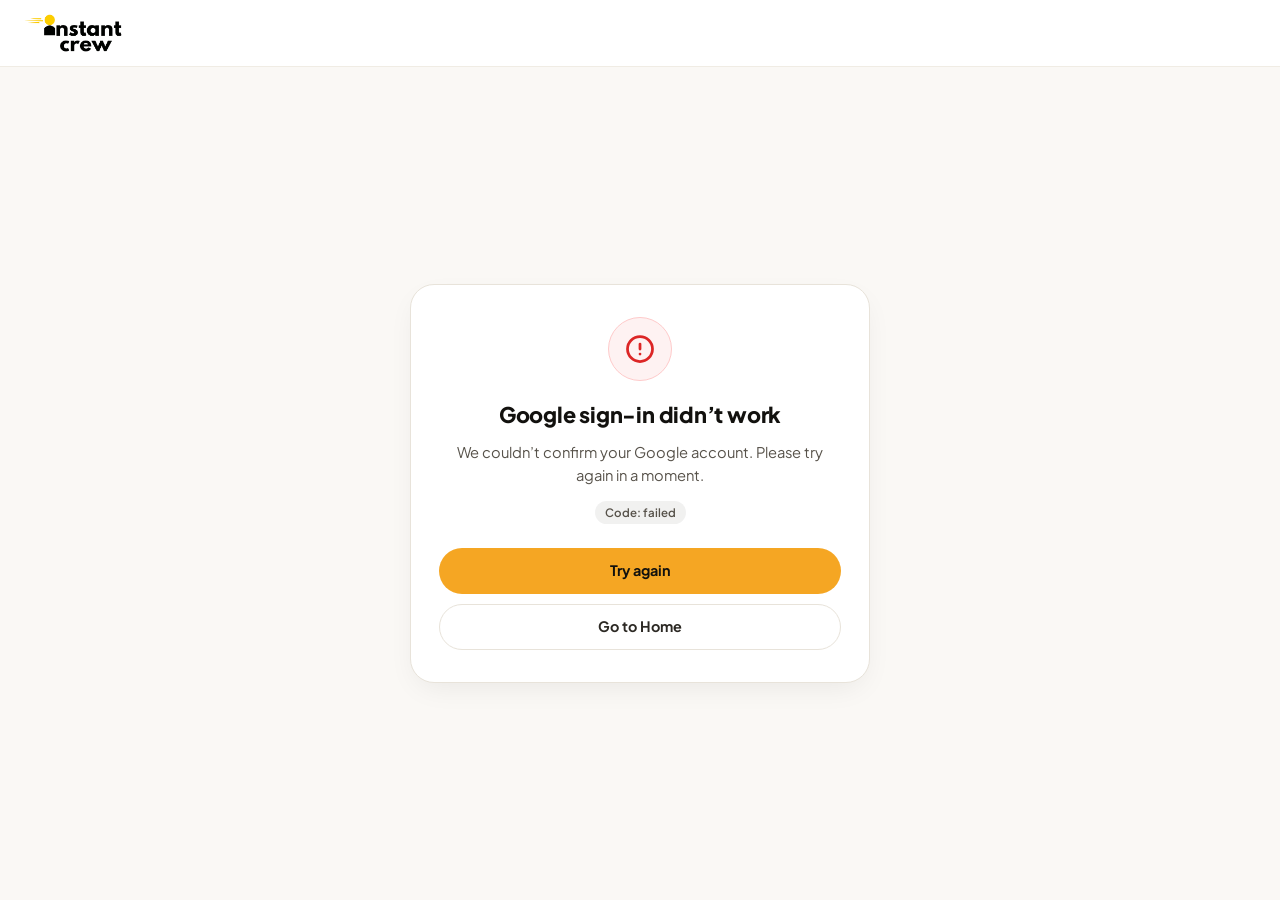
<file: sso-error.html>
<!doctype html>
<html lang="en">

<head>
    <meta charset="UTF-8" />
    <meta name="viewport" content="width=device-width, initial-scale=1" />
    <title>Sign-in Problem - Instant Crew</title>
    <meta name="robots" content="noindex" />
    <link rel="preconnect" href="https://fonts.googleapis.com">
    <link rel="preconnect" href="https://fonts.gstatic.com" crossorigin>
    <link href="https://fonts.googleapis.com/css2?family=Plus+Jakarta+Sans:wght@400;500;600;700;800&display=swap"
        rel="stylesheet">
    <link rel="stylesheet" href="css/styles.css?v=20261029-deslop">
    <link rel="icon" type="image/svg+xml" sizes="any" href="images/logo.svg?v=20261030-2">
    <link rel="icon" type="image/png" sizes="192x192" href="images/icon-192.png?v=20261030-2">
    <link rel="icon" type="image/png" sizes="512x512" href="images/icon-512.png?v=20261030-2">
    <link rel="apple-touch-icon" sizes="180x180" href="images/icon-180.png?v=20261030-2">
    <meta name="theme-color" content="#F5A623">

    <style>
        .sso-page {
            min-height: 100vh;
            display: flex;
            flex-direction: column;
            background: var(--paper);
            color: var(--ink);
            font-family: 'Plus Jakarta Sans', system-ui, sans-serif;
        }

        .sso-header {
            padding: 14px 24px;
            background: var(--card);
            border-bottom: 1px solid var(--line-subtle);
        }

        .sso-header img {
            height: 38px;
            width: auto;
            display: block;
        }

        .sso-main {
            flex: 1;
            display: flex;
            align-items: center;
            justify-content: center;
            padding: 32px 16px;
        }

        .sso-card {
            width: min(460px, 100%);
            background: var(--card);
            border: 1px solid var(--line);
            border-radius: var(--radius-l);
            box-shadow: var(--shadow-md);
            padding: 32px 28px;
            text-align: center;
        }

        .sso-icon {
            width: 64px;
            height: 64px;
            margin: 0 auto 18px;
            border-radius: var(--radius-full);
            display: flex;
            align-items: center;
            justify-content: center;
            background: var(--amber-light);
            color: var(--amber-deep);
            border: 1px solid var(--amber-border);
        }

        .sso-icon.is-error {
            background: #FEF2F2;
            color: #DC2626;
            border-color: #FECACA;
        }

        .sso-card h1 {
            font-size: 1.35rem;
            font-weight: 800;
            letter-spacing: -0.01em;
            margin-bottom: 10px;
        }

        .sso-card p {
            color: var(--ink-60);
            font-size: 0.92rem;
            line-height: 1.55;
        }

        .sso-code {
            display: inline-block;
            margin-top: 14px;
            padding: 3px 10px;
            border-radius: var(--radius-full);
            background: var(--ink-10);
            color: var(--ink-60);
            font-size: 0.72rem;
            font-weight: 600;
        }

        .sso-actions {
            display: flex;
            flex-direction: column;
            gap: 10px;
            margin-top: 24px;
        }

        .sso-btn {
            display: inline-flex;
            align-items: center;
            justify-content: center;
            height: 46px;
            border-radius: var(--radius-full);
            font-weight: 700;
            font-size: 0.9rem;
            text-decoration: none;
            transition: background 0.14s ease;
        }

        .sso-btn-primary {
            background: var(--amber);
            color: var(--ink);
        }

        .sso-btn-primary:hover {
            background: var(--amber-deep);
        }

        .sso-btn-secondary {
            background: transparent;
            color: var(--ink-80);
            border: 1.5px solid var(--line);
        }

        .sso-btn-secondary:hover {
            background: var(--line-subtle);
        }
    </style>
</head>

<body class="sso-page">
    <header class="sso-header">
        <a href="index.html" aria-label="Instant Crew Home"><img src="images/logo.png" alt="Instant Crew"></a>
    </header>

    <main class="sso-main">
        <section class="sso-card" aria-live="polite">
            <div class="sso-icon" id="ssoIcon" aria-hidden="true">
                <svg width="30" height="30" viewBox="0 0 24 24" fill="none" stroke="currentColor" stroke-width="2.2"
                    stroke-linecap="round" stroke-linejoin="round">
                    <circle cx="12" cy="12" r="10" />
                    <line x1="12" y1="8" x2="12" y2="12" />
                    <line x1="12" y1="16" x2="12.01" y2="16" />
                </svg>
            </div>
            <h1 id="ssoTitle">Google sign-in didn't work</h1>
            <p id="ssoMessage">Something went wrong while signing you in with Google. Please try again.</p>
            <span class="sso-code" id="ssoCode" hidden></span>
            <div class="sso-actions">
                <a class="sso-btn sso-btn-primary" id="ssoPrimary" href="login.html">Back to Log In</a>
                <a class="sso-btn sso-btn-secondary" id="ssoSecondary" href="index.html">Go to Home</a>
            </div>
        </section>
    </main>

    <script>
        (function () {
            'use strict';

            var params = new URLSearchParams(window.location.search);
            var reason = params.get('reason') || 'failed';
            var role = params.get('role') === 'employer' ? 'hirer' : params.get('role');
            var mode = params.get('mode') === 'signup' ? 'signup' : 'login';
            var P = params.get('provider') === 'facebook' ? 'Facebook' : 'Google';

            function loginUrl(targetMode) {
                var q = new URLSearchParams();
                if (role === 'hirer' || role === 'applicant') q.set('role', role);
                if (targetMode === 'signup') q.set('mode', 'signup');
                var s = q.toString();
                return 'login.html' + (s ? '?' + s : '');
            }

            // tone 'notice' is a setup/availability state; 'error' is a failed attempt.
            var STATES = {
                not_configured: {
                    tone: 'notice',
                    title: P + ' sign-in isn’t available yet',
                    message: P + ' sign-in is still being set up for Instant Crew. Please log in with your email and password for now.',
                    primary: ['Log in with email', loginUrl(mode)]
                },
                invalid_role: {
                    tone: 'error',
                    title: 'Choose an account type first',
                    message: 'Pick whether you’re hiring or looking for shifts, then continue with ' + P + '.',
                    primary: ['Choose account type', 'login.html']
                },
                invalid_state: {
                    tone: 'error',
                    title: 'Your sign-in session expired',
                    message: 'The sign-in link expired or was opened in a different browser. Start again from the login page.',
                    primary: ['Try again', loginUrl(mode)]
                },
                cancelled: {
                    tone: 'notice',
                    title: 'Sign-in was cancelled',
                    message: 'You closed the ' + P + ' window before finishing. You can try again whenever you’re ready.',
                    primary: ['Try again', loginUrl(mode)]
                },
                failed: {
                    tone: 'error',
                    title: P + ' sign-in didn’t work',
                    message: 'We couldn’t confirm your ' + P + ' account. Please try again in a moment.',
                    primary: ['Try again', loginUrl(mode)]
                },
                email_unverified: {
                    tone: 'error',
                    title: P + ' email isn’t verified',
                    message: 'Your ' + P + ' account email needs to be verified before you can use it here. Verify it with ' + P + ', or log in with email and password.',
                    primary: ['Back to log in', loginUrl('login')]
                },
                no_account: {
                    tone: 'notice',
                    title: 'No account found',
                    message: 'There’s no Instant Crew account for this ' + P + ' email and account type yet. Create one to get started.',
                    primary: ['Create account', loginUrl('signup')],
                    secondary: ['Back to log in', loginUrl('login')]
                },
                gmail_only: {
                    tone: 'notice',
                    title: 'Gmail accounts only',
                    message: 'New Instant Crew accounts must use a Gmail address (name@gmail.com). Sign in to ' + P + ' with your Gmail account and try again.',
                    primary: ['Try again', loginUrl('signup')],
                    secondary: ['Back to log in', loginUrl('login')]
                },
                no_email: {
                    tone: 'notice',
                    title: 'Facebook didn’t share an email',
                    message: 'We need the email on your Facebook account to sign you in. Try again and allow access to your email, or log in with email and password.',
                    primary: ['Try again', loginUrl(mode)],
                    secondary: ['Back to log in', loginUrl('login')]
                },
                email_taken: {
                    tone: 'notice',
                    title: 'Account already exists',
                    message: 'An Instant Crew account already uses this email. Log in instead.',
                    primary: ['Log in', loginUrl('login')]
                },
                beta_full: {
                    tone: 'notice',
                    title: 'The beta is full',
                    message: 'We’ve reached the limit for beta accounts. Please check back soon.',
                    primary: ['Go to Home', 'index.html'],
                    secondary: ['Back to log in', loginUrl('login')]
                },
                server_error: {
                    tone: 'error',
                    title: 'Something went wrong on our side',
                    message: 'We couldn’t finish signing you in. Please try again in a few minutes.',
                    primary: ['Try again', loginUrl(mode)]
                }
            };

            var st = STATES[reason] || STATES.failed;
            document.title = st.title + ' - Instant Crew';
            document.getElementById('ssoTitle').textContent = st.title;
            document.getElementById('ssoMessage').textContent = st.message;
            document.getElementById('ssoIcon').classList.toggle('is-error', st.tone === 'error');

            var code = document.getElementById('ssoCode');
            code.textContent = 'Code: ' + (STATES[reason] ? reason : 'failed');
            code.hidden = false;

            var primary = document.getElementById('ssoPrimary');
            primary.textContent = st.primary[0];
            primary.href = st.primary[1];
            if (st.secondary) {
                var secondary = document.getElementById('ssoSecondary');
                secondary.textContent = st.secondary[0];
                secondary.href = st.secondary[1];
            }
        })();
    </script>
</body>

</html>
</file>
<file: css/login.css>
:root {
    --ink: #12110E;
    --ink-80: #2C2924;
    --ink-60: #57524A;
    --ink-40: #8C857B;
    --paper: #FAF8F5;
    --card: #FFFFFF;
    --amber: #F5A623;
    --amber-deep: #D97706;
    --amber-dark: #B45309;
    --amber-light: #FFF8EB;
    --amber-border: #F7D488;
    --line: #E8E3DA;
    --line-subtle: #F0ECE4;
    --radius-s: 10px;
    --radius-m: 16px;
    --radius-l: 24px;
    --radius-card: 32px;
    --radius-pill: 9999px;
    --shadow-card: 0 24px 60px -12px rgba(18, 17, 14, 0.12), 0 4px 20px rgba(18, 17, 14, 0.04);
    --shadow-amber: 0 8px 24px -4px rgba(18, 17, 14, 0.2);
    --ease-out: cubic-bezier(0.16, 1, 0.3, 1);
}

* {
    box-sizing: border-box;
    margin: 0;
    padding: 0;
}

button {
    font-family: inherit;
    border: none;
    cursor: pointer;
}

body {
    background-color: var(--paper);
    color: var(--ink);
    font-family: 'Plus Jakarta Sans', system-ui, -apple-system, BlinkMacSystemFont, sans-serif;
    line-height: 1.5;
    min-height: 100vh;
    display: flex;
    flex-direction: column;
    overflow-x: hidden;
}

/* ── Header ── */
.login-header {
    background: rgba(250, 248, 245, 0.88);
    backdrop-filter: blur(14px);
    -webkit-backdrop-filter: blur(14px);
    border-bottom: 1px solid var(--line-subtle);
    padding-top: calc(16px + env(safe-area-inset-top, 0px));
    padding-bottom: 16px;
    position: sticky;
    top: 0;
    z-index: 50;
}

@media (max-width: 680px) {
    .login-header {
        padding-top: calc(max(26px, env(safe-area-inset-top, 0px)) + 10px);
        padding-bottom: 12px;
    }

    .login-header-wrap {
        padding-inline: max(16px, env(safe-area-inset-left, 0px));
    }
}

.login-header-wrap {
    max-width: 1280px;
    margin: 0 auto;
    padding-inline: 24px;
    display: flex;
    align-items: center;
    justify-content: space-between;
}

.login-logo {
    display: flex;
    align-items: center;
    text-decoration: none;
    transition: transform 0.2s ease;
}

.login-logo:hover {
    transform: scale(1.02);
}

.login-logo img {
    height: 36px;
    width: auto;
    display: block;
}

.back-home-link {
    display: inline-flex;
    align-items: center;
    gap: 8px;
    font-size: 0.9rem;
    font-weight: 600;
    color: var(--ink-80);
    text-decoration: none;
    padding: 8px 18px;
    border-radius: var(--radius-pill);
    border: 1px solid var(--line);
    background: var(--card);
    box-shadow: 0 2px 6px rgba(18, 17, 14, 0.03);
    transition: all 0.18s var(--ease-out);
}

.back-home-link:hover {
    background: #FFFFFF;
    border-color: var(--amber-deep);
    color: var(--amber-deep);
    transform: translateX(-2px);
    box-shadow: 0 4px 12px rgba(28, 28, 30, 0.06);
}

/* ── Main Auth Stage ── */
.auth-main {
    flex: 1;
    display: flex;
    align-items: center;
    justify-content: center;
    padding: clamp(24px, 4vw, 56px) 16px;
    position: relative;
    z-index: 1;
}

.auth-stage-container {
    display: flex;
    align-items: center;
    justify-content: center;
    width: 100%;
    max-width: 890px;
    margin: 0 auto;
    position: relative;
}

/* ── Dual-Panel Split Auth Card ── */
.auth-card {
    width: 100%;
    max-width: 880px;
    background: var(--card);
    border-radius: var(--radius-card);
    box-shadow: var(--shadow-card);
    border: 1px solid rgba(232, 227, 218, 0.85);
    display: flex;
    overflow: hidden;
    position: relative;
    min-height: 560px;
    animation: cardScaleIn 0.45s var(--ease-out);
    transition: all 0.4s var(--ease-out);
}

@keyframes cardScaleIn {
    from {
        opacity: 0;
        transform: translateY(14px) scale(0.99);
    }

    to {
        opacity: 1;
        transform: translateY(0) scale(1);
    }
}

/* ── Panel 1: Colored Curved Overlay Banner ── */
.card-overlay-pane {
    width: 45%;
    background: linear-gradient(135deg, #FFB800 0%, #D97706 100%);
    color: #FFFFFF;
    display: flex;
    align-items: center;
    justify-content: center;
    padding: 38px 32px;
    text-align: center;
    position: relative;
    z-index: 2;
    transition: all 0.4s var(--ease-out);
}

/* In Login mode on desktop: Amber panel is on the LEFT, curving into the right */
.auth-card.mode-login .card-overlay-pane {
    order: 1;
    border-radius: 0 100px 100px 0;
}

/* In Register mode on desktop: Amber panel is on the RIGHT, curving into the left */
.auth-card.mode-register .card-overlay-pane {
    order: 2;
    border-radius: 100px 0 0 100px;
}

.overlay-panel {
    display: flex;
    flex-direction: column;
    align-items: center;
    justify-content: center;
    max-width: 300px;
    animation: fadeIn 0.35s ease-out;
}

@keyframes fadeIn {
    from {
        opacity: 0;
        transform: scale(0.96);
    }

    to {
        opacity: 1;
        transform: scale(1);
    }
}

/* Character inside the Overlay Banner */
.overlay-character-wrap {
    display: flex;
    flex-direction: column;
    align-items: center;
    justify-content: center;
    margin: 8px 0 20px 0;
    user-select: none;
    pointer-events: none;
}

.overlay-char-img {
    width: clamp(145px, 18vw, 195px);
    max-height: min(235px, 30vh);
    object-fit: contain;
    filter: drop-shadow(0 12px 24px rgba(0, 0, 0, 0.18));
}

.overlay-char-shadow {
    width: 76px;
    height: 8px;
    background: radial-gradient(ellipse at center, rgba(0, 0, 0, 0.22) 0%, transparent 70%);
    border-radius: 50%;
    margin-top: -4px;
}

.overlay-heading {
    font-family: 'Plus Jakarta Sans', sans-serif;
    font-size: 2.05rem;
    font-weight: 800;
    line-height: 1.15;
    letter-spacing: -0.02em;
    margin-bottom: 6px;
    color: #FFFFFF;
    text-shadow: 0 2px 8px rgba(0, 0, 0, 0.12);
}

.overlay-sub {
    font-size: 0.92rem;
    font-weight: 500;
    color: rgba(255, 255, 255, 0.92);
    margin-top: 14px;
    margin-bottom: 0;
    line-height: 1.45;
}

/* The Ghost Outline Pill Button from the reference design */
.btn-ghost-pill {
    display: inline-flex;
    align-items: center;
    justify-content: center;
    padding: 11px 34px;
    border: 2px solid #FFFFFF;
    border-radius: var(--radius-pill);
    background: transparent;
    color: #FFFFFF;
    font-family: 'Plus Jakarta Sans', sans-serif;
    font-size: 0.95rem;
    font-weight: 700;
    letter-spacing: 0.02em;
    cursor: pointer;
    transition: all 0.22s var(--ease-out);
}

.btn-ghost-pill:hover {
    background: #FFFFFF;
    color: var(--amber-deep);
    transform: translateY(-2px);
    box-shadow: 0 6px 18px rgba(0, 0, 0, 0.15);
}

.btn-ghost-pill:active {
    transform: translateY(0);
}

/* ── Panel 2: Form Panel (White Side) ── */
.card-form-pane {
    width: 55%;
    padding: 38px 42px;
    display: flex;
    flex-direction: column;
    justify-content: center;
    position: relative;
    z-index: 1;
    transition: all 0.4s var(--ease-out);
}

.auth-card.mode-login .card-form-pane {
    order: 2;
}

.auth-card.mode-register .card-form-pane {
    order: 1;
}

/* Role Selector Bar */
.role-selector-bar {
    margin-bottom: 16px;
}

.role-bar-label {
    display: block;
    font-size: 0.72rem;
    font-weight: 700;
    text-transform: uppercase;
    letter-spacing: 0.08em;
    color: var(--ink-40);
    margin-bottom: 8px;
    text-align: center;
}

.role-pills {
    display: grid;
    grid-template-columns: 1fr 1fr;
    gap: 8px;
    background: #F4F1EA;
    padding: 4px;
    border-radius: var(--radius-pill);
    border: 1px solid #ECE7DE;
}

.role-pill-btn {
    display: flex;
    align-items: center;
    justify-content: center;
    gap: 7px;
    padding: 9px 14px;
    border-radius: var(--radius-pill);
    background: transparent;
    border: none;
    color: var(--ink-60);
    font-size: 0.85rem;
    font-weight: 700;
    cursor: pointer;
    transition: all 0.2s var(--ease-out);
}

.role-pill-svg {
    flex-shrink: 0;
    color: inherit;
    transition: transform 0.2s ease, stroke 0.2s ease;
}

.role-pill-btn:hover {
    color: var(--ink);
}

.role-pill-btn:hover .role-pill-svg {
    transform: scale(1.1);
}

.role-pill-btn.active {
    background: #FFFFFF;
    color: var(--amber-deep);
    box-shadow: 0 2px 8px rgba(28, 28, 30, 0.07), 0 1px 2px rgba(18, 17, 14, 0.04);
}

.role-pill-btn.active .role-pill-svg {
    stroke: var(--amber-deep);
}

/* Form Titles */
.form-title {
    font-family: 'Plus Jakarta Sans', sans-serif;
    font-size: 1.85rem;
    font-weight: 800;
    letter-spacing: -0.025em;
    color: var(--ink);
    text-align: center;
    margin-bottom: 18px;
}

/* Notification Messages */
.auth-msg {
    padding: 10px 14px;
    border-radius: var(--radius-s);
    font-size: 0.85rem;
    font-weight: 600;
    display: none;
    margin-bottom: 14px;
    animation: msgFade 0.2s ease-out;
}

@keyframes msgFade {
    from {
        opacity: 0;
        transform: translateY(-4px);
    }

    to {
        opacity: 1;
        transform: translateY(0);
    }
}

.auth-msg-error {
    background: #FDF2F2;
    border: 1px solid #F8B4B4;
    color: #9B1C1C;
}

.auth-msg-success {
    background: #F3FAF7;
    border: 1px solid #84E1BC;
    color: #0E9F6E;
}

/* Form Inputs */
.auth-form {
    display: flex;
    flex-direction: column;
    gap: 12px;
}

.form-group {
    display: flex;
    flex-direction: column;
}

.input-wrapper {
    position: relative;
    display: flex;
    align-items: center;
}

.input-icon-right {
    position: absolute;
    right: 14px;
    color: var(--ink-40);
    pointer-events: none;
    display: flex;
    align-items: center;
    transition: color 0.15s ease;
}

.form-input {
    width: 100%;
    padding: 13px 42px 13px 18px;
    border-radius: 12px;
    border: 1.5px solid var(--line);
    background: #F4F1EA;
    font-family: inherit;
    font-size: 0.94rem;
    font-weight: 500;
    color: var(--ink);
    transition: all 0.18s ease;
}

.form-input:hover {
    background: #FFFFFF;
    border-color: #D3CDC2;
}

.form-input:focus {
    outline: none;
    background: #FFFFFF;
    border-color: var(--amber-deep);
    box-shadow: 0 0 0 3.5px rgba(217, 119, 6, 0.15);
}

.form-input:focus~.input-icon-right {
    color: var(--amber-deep);
}

.form-input::placeholder {
    color: var(--ink-40);
    font-weight: 400;
}

.form-input-password {
    padding-right: 44px;
}

/* Password Toggle Button */
.password-toggle-btn {
    position: absolute;
    right: 12px;
    top: 50%;
    transform: translateY(-50%);
    background: transparent;
    border: none;
    outline: none;
    padding: 6px;
    cursor: pointer;
    color: var(--ink-40);
    display: flex;
    align-items: center;
    justify-content: center;
    border-radius: 6px;
    transition: all 0.15s ease;
    z-index: 2;
}

.password-toggle-btn:hover {
    color: var(--ink);
    background-color: rgba(18, 17, 14, 0.06);
}

.password-toggle-btn .eye-icon {
    display: block;
    pointer-events: none;
}

/* Forgot Password Row */
.forgot-row {
    text-align: center;
    margin-top: 4px;
    margin-bottom: 2px;
}

.forgot-password-link {
    background: none;
    border: none;
    padding: 4px;
    font-family: inherit;
    font-size: 0.82rem;
    font-weight: 600;
    color: var(--ink-60);
    cursor: pointer;
    text-decoration: none;
    transition: color 0.15s ease;
}

.forgot-password-link:hover {
    color: var(--amber-deep);
    text-decoration: underline;
}

/* Primary Action Button (Matches website theme) */
.btn-auth-submit {
    display: flex;
    align-items: center;
    justify-content: center;
    width: 100%;
    padding: 14px 20px;
    border: none;
    outline: none;
    border-radius: 12px;
    background: linear-gradient(135deg, #FFB800 0%, #D97706 100%);
    color: #FFFFFF;
    font-family: 'Plus Jakarta Sans', system-ui, sans-serif;
    font-size: 0.98rem;
    font-weight: 700;
    letter-spacing: -0.01em;
    cursor: pointer;
    box-shadow: var(--shadow-amber);
    transition: all 0.22s var(--ease-out);
    margin-top: 6px;
}

.btn-auth-submit:hover {
    background: linear-gradient(135deg, #FFC01E 0%, #B45309 100%);
    transform: translateY(-1.5px);
    box-shadow: 0 10px 28px rgba(28, 28, 30, 0.2);
}

.btn-auth-submit:active {
    transform: translateY(0);
    box-shadow: 0 3px 10px rgba(28, 28, 30, 0.11);
}

.btn-auth-submit:disabled {
    opacity: 0.65;
    cursor: not-allowed;
    transform: none;
}

/* ── Social Login Block (From Reference Image) ── */
.social-login-block {
    text-align: center;
    margin-top: 20px;
}

.social-title {
    font-size: 0.78rem;
    color: var(--ink-40);
    font-weight: 500;
    margin-bottom: 12px;
}

.social-btn-row {
    display: flex;
    align-items: center;
    justify-content: center;
    gap: 12px;
}

.social-btn {
    width: 42px;
    height: 42px;
    border-radius: 10px;
    border: 1px solid var(--line);
    background: #FFFFFF;
    display: flex;
    align-items: center;
    justify-content: center;
    cursor: pointer;
    box-shadow: 0 2px 6px rgba(18, 17, 14, 0.03);
    transition: all 0.18s var(--ease-out);
}

.social-btn:hover {
    border-color: var(--amber-deep);
    transform: translateY(-2px);
    box-shadow: 0 4px 12px rgba(18, 17, 14, 0.08);
}

/* ── Forgot Password Modal ── */
.auth-modal-overlay {
    position: fixed;
    inset: 0;
    z-index: 1000;
    background: rgba(18, 17, 14, 0.55);
    backdrop-filter: blur(8px);
    -webkit-backdrop-filter: blur(8px);
    display: flex;
    align-items: center;
    justify-content: center;
    padding: 16px;
    opacity: 0;
    visibility: hidden;
    transition: opacity 0.25s var(--ease-out), visibility 0.25s var(--ease-out);
}

.auth-modal-overlay.open {
    opacity: 1;
    visibility: visible;
}

.auth-modal-card {
    width: 100%;
    max-width: 440px;
    background: var(--card);
    border-radius: var(--radius-l);
    padding: 32px 28px;
    box-shadow: 0 24px 60px rgba(18, 17, 14, 0.2), 0 0 0 1px rgba(18, 17, 14, 0.05);
    border: 1.5px solid var(--amber-border);
    transform: scale(0.94) translateY(12px);
    transition: transform 0.25s var(--ease-out);
    position: relative;
}

.auth-modal-overlay.open .auth-modal-card {
    transform: scale(1) translateY(0);
}

.auth-modal-close {
    position: absolute;
    top: 16px;
    right: 16px;
    width: 32px;
    height: 32px;
    border-radius: 50%;
    border: 1px solid var(--line);
    background: var(--paper);
    color: var(--ink-60);
    display: flex;
    align-items: center;
    justify-content: center;
    cursor: pointer;
    transition: all 0.15s ease;
}

.auth-modal-close:hover {
    background: #FFFFFF;
    color: var(--ink);
    border-color: var(--amber-border);
}

.auth-modal-icon-badge {
    width: 52px;
    height: 52px;
    color: var(--amber-deep);
    display: flex;
    align-items: center;
    justify-content: center;
    margin: 0 auto 16px;
}

.auth-modal-icon-badge svg {
    stroke-width: 2.6;
}

.auth-modal-header {
    text-align: center;
    margin-bottom: 20px;
}

.auth-modal-title {
    font-size: 1.35rem;
    font-weight: 800;
    color: var(--ink);
    letter-spacing: -0.02em;
    margin-bottom: 6px;
}

.auth-modal-desc {
    font-size: 0.88rem;
    color: var(--ink-60);
    line-height: 1.45;
}

.forgot-success-box {
    text-align: center;
    padding: 8px 4px;
}

.forgot-success-icon {
    width: 56px;
    height: 56px;
    border-radius: 50%;
    background: #DEF7EC;
    border: 2px solid #84E1BC;
    color: #0E9F6E;
    display: flex;
    align-items: center;
    justify-content: center;
    margin: 0 auto 16px;
}

.forgot-success-text {
    font-size: 0.9rem;
    color: var(--ink-60);
    line-height: 1.5;
    margin-bottom: 18px;
}

.forgot-success-text strong {
    color: var(--ink);
    word-break: break-all;
}

.resend-text {
    font-size: 0.82rem;
    color: var(--ink-40);
    margin-top: 14px;
}

.resend-btn {
    background: none;
    border: none;
    color: var(--amber-deep);
    font-weight: 700;
    cursor: pointer;
    font-family: inherit;
    font-size: inherit;
    padding: 0;
    text-decoration: underline;
}

.resend-btn:hover {
    color: var(--amber-dark);
}

/* ── Mobile Layout (Matches Phone Mockup in Reference) ── */
@media (max-width: 820px) {
    .auth-main {
        padding: 16px 12px;
    }

    .auth-card {
        flex-direction: column;
        max-width: 440px;
        min-height: auto;
        border-radius: 28px;
    }

    /* In mobile layout: The amber curved banner is ALWAYS on top, curving down */
    .auth-card.mode-login .card-overlay-pane,
    .auth-card.mode-register .card-overlay-pane {
        width: 100%;
        order: 1 !important;
        border-radius: 0 0 50% 50% / 0 0 36px 36px !important;
        padding: 26px 20px 24px !important;
    }

    .overlay-char-img {
        width: 130px;
        max-height: 160px;
    }

    .overlay-heading {
        font-size: 1.65rem;
        margin-bottom: 6px;
    }

    .overlay-sub {
        font-size: 0.86rem;
        margin-top: 10px;
        margin-bottom: 0;
    }

    /* Form panel is below the curved banner */
    .card-form-pane {
        width: 100%;
        order: 2 !important;
        padding: 26px 20px 28px;
    }

    .form-title {
        font-size: 1.6rem;
        margin-bottom: 14px;
    }
}
</file>
<file: css/styles.css>
:root {
    --ink: #12110E;
    --ink-80: #2C2924;
    --ink-60: #57524A;
    --ink-40: #8C857B;
    --ink-10: rgba(18, 17, 14, 0.06);
    --paper: #FAF8F5;
    --card: #FFFFFF;
    --amber: #F5A623;
    --amber-deep: #D98200;
    --amber-light: #FFF8EB;
    --amber-border: #F7D488;
    --line: #E8E3DA;
    --line-subtle: #F0ECE4;
    --radius-s: 10px;
    --radius-m: 16px;
    --radius-l: 24px;
    --radius-full: 9999px;
    --shadow-sm: 0 2px 8px rgba(18, 17, 14, 0.04);
    --shadow-md: 0 10px 30px -8px rgba(18, 17, 14, 0.08);
    --shadow-lg: 0 20px 45px -12px rgba(18, 17, 14, 0.12);
    --shadow-amber: 0 10px 28px -6px rgba(18, 17, 14, 0.22);
    --ease-out: cubic-bezier(0.16, 1, 0.3, 1);
}

* {
    box-sizing: border-box;
    margin: 0;
    padding: 0;
}

html {
    scroll-behavior: smooth;
    height: 100%;
}

body {
    background: var(--paper);
    color: var(--ink);
    font-family: 'Plus Jakarta Sans', system-ui, -apple-system, sans-serif;
    line-height: 1.5;
    -webkit-font-smoothing: antialiased;
    overflow-x: hidden;
    min-height: 100vh;
    /* fallback for old browsers */
    min-height: 100dvh;
    /* mobile: handles address bar resize */
    display: flex;
    flex-direction: column;
}

main {
    flex: 1 0 auto;
    /* take all spare space */
    display: flex;
    flex-direction: column;
}

h1,
h2,
h3,
h4 {
    font-family: 'Plus Jakarta Sans', system-ui, sans-serif;
    font-weight: 700;
    letter-spacing: -0.025em;
    color: var(--ink);
}

p {
    color: var(--ink-60);
    line-height: 1.65;
}

a {
    color: inherit;
    text-decoration: none;
}

button {
    font-family: inherit;
    border: none;
    cursor: pointer;
}

.wrap {
    max-width: 1200px;
    margin: 0 auto;
    padding-inline: clamp(20px, 4vw, 40px);
}

/* ─────────────────────────────────────────────────────────────
   HEADER & NAVIGATION BAR
   Consistent, brand-promoting, matching the visual reference
   ───────────────────────────────────────────────────────────── */
.site-header {
    position: sticky;
    top: 0;
    z-index: 100;
    background: rgba(250, 248, 245, 0.94);
    backdrop-filter: blur(12px);
    -webkit-backdrop-filter: blur(12px);
    border-bottom: 1px solid var(--line-subtle);
    padding-top: calc(16px + env(safe-area-inset-top, 0px));
    padding-bottom: 16px;
    transition: all 0.25s ease;
}

.site-header,
.site-footer {
    flex-shrink: 0;
}



.nav-container {
    display: flex;
    align-items: center;
    justify-content: space-between;
    gap: 20px;
}

.brand-logo {
    display: flex;
    align-items: center;
    gap: 8px;
    text-decoration: none;
}

.brand-logo-img {
    height: 38px;
    width: auto;
    display: block;
    object-fit: contain;
    transition: transform 0.2s ease;
}

.brand-logo:hover .brand-logo-img {
    transform: scale(1.03);
}

.nav-links {
    display: flex;
    align-items: center;
    gap: clamp(16px, 2.5vw, 32px);
    list-style: none;
}

.nav-item a {
    font-size: 0.95rem;
    font-weight: 500;
    color: var(--ink-80);
    position: relative;
    padding: 6px 2px;
    transition: color 0.15s ease;
}

.nav-item a:hover {
    color: var(--ink);
}

.nav-item a::after {
    content: '';
    position: absolute;
    bottom: 0;
    left: 0;
    width: 0;
    height: 2px;
    background: var(--amber);
    transition: width 0.2s var(--ease-out);
    border-radius: 2px;
}

.nav-item a:hover::after {
    width: 100%;
}

.nav-actions {
    display: flex;
    align-items: center;
    gap: 12px;
}


.nav-install-btn {
    display: inline-flex;
    align-items: center;
    justify-content: center;
    gap: 7px;
    padding: 9px 18px;
    border-radius: var(--radius-full);
    background: #FFFFFF;
    color: var(--ink-80);
    border: 1.5px solid var(--line);
    font-size: 0.92rem;
    font-weight: 600;
    font-family: inherit;
    box-shadow: 0 2px 6px rgba(18, 17, 14, 0.04);
    transition: all 0.2s var(--ease-out);
    cursor: pointer;
    user-select: none;
    -webkit-tap-highlight-color: transparent;
}

.nav-install-btn * {
    pointer-events: none;
}

.nav-install-btn:hover {
    background: var(--amber-light);
    border-color: var(--amber);
    color: var(--amber-deep);
    transform: translateY(-1.5px);
    box-shadow: 0 4px 14px rgba(28, 28, 30, 0.1);
}

.nav-install-btn:active {
    transform: translateY(0);
}

.nav-install-btn .install-btn-icon {
    width: 16px;
    height: 16px;
    color: var(--amber);
    transition: transform 0.2s ease, color 0.2s ease;
    flex-shrink: 0;
}

.nav-install-btn:hover .install-btn-icon {
    transform: translateY(1px);
    color: var(--amber-deep);
}

.nav-install-btn.installed {
    background: #F0FDF4;
    border-color: #86EFAC;
    color: #166534;
    cursor: default;
}

.nav-install-btn.installed .install-btn-icon {
    color: #16A34A;
}

.nav-install-btn.installed:hover {
    transform: none;
    box-shadow: 0 2px 6px rgba(18, 17, 14, 0.04);
}

.nav-login-btn {
    display: inline-flex;
    align-items: center;
    justify-content: center;
    padding: 10px 24px;
    border-radius: var(--radius-full);
    background: #F5A623;
    color: #FFFFFF;
    font-size: 0.94rem;
    font-weight: 600;
    box-shadow: 0 4px 12px rgba(28, 28, 30, 0.16);
    transition: all 0.18s var(--ease-out);
    text-decoration: none;
}

.nav-login-btn:hover {
    background: #E59800;
    transform: translateY(-1.5px);
    box-shadow: 0 6px 18px rgba(28, 28, 30, 0.2);
}

.nav-login-btn:active {
    transform: translateY(0);
}

/* Mobile Nav Hamburger */
.mobile-nav-toggle {
    display: none;
    background: none;
    padding: 6px;
    color: var(--ink);
}

/* ─────────────────────────────────────────────────────────────
   HERO SECTION 
   Left: Courier runner with motion lines
   Right: Bold headline + "We got you." + Single "Instant Crew" CTA
   ───────────────────────────────────────────────────────────── */
.hero-section {
    position: relative;
    padding-top: clamp(36px, 5vw, 64px);
    padding-bottom: clamp(50px, 7vw, 80px);
    overflow: hidden;
    flex: 1;
    /* hero stretch so skyline sits right above footer */
    display: flex;
    align-items: center;
    /* center hero grid vertically in extra space */
}

.hero-grid {
    display: grid;
    grid-template-columns: 1fr 1.15fr;
    align-items: center;
    gap: clamp(24px, 5vw, 60px);
    position: relative;
    z-index: 2;
}

.hero-section .hero-grid {
    width: 100%;
}

/* Left Column: Courier Runner Illustration */
.hero-visual {
    position: relative;
    display: flex;
    justify-content: center;
    align-items: center;
    order: 1;
}

.hero-visual-wrapper {
    position: relative;
    width: 100%;
    max-width: 540px;
}

.hero-courier-img {
    width: 100%;
    height: auto;
    display: block;
    filter: drop-shadow(0 18px 24px rgba(22, 19, 15, 0.10));
    animation: gentleFloat 4s ease-in-out infinite alternate;
    transform-origin: bottom center;
}

@keyframes gentleFloat {
    0% {
        transform: translateY(0) scale(1);
    }

    100% {
        transform: translateY(-6px) scale(1.008);
    }
}

.hero-ground-shadow {
    position: absolute;
    bottom: 4%;
    left: 20%;
    right: 15%;
    height: 18px;
    background: radial-gradient(ellipse at center, rgba(18, 17, 14, 0.15) 0%, rgba(18, 17, 14, 0) 70%);
    border-radius: 50%;
    z-index: -1;
}

/* Right Column: Content & Single CTA */
.hero-content {
    order: 2;
    display: flex;
    flex-direction: column;
    align-items: flex-start;
}

.hero-title {
    font-size: clamp(2.8rem, 5.4vw, 4.5rem);
    line-height: 1.05;
    letter-spacing: -0.035em;
    font-weight: 800;
    color: var(--ink);
    margin-bottom: 20px;
}

.hero-title .title-amber {
    color: #F5A623;
    display: block;
}

.hero-subtitle {
    font-size: clamp(1.1rem, 1.8vw, 1.35rem);
    line-height: 1.5;
    color: var(--ink-60);
    margin-bottom: 32px;
    max-width: 38ch;
}

/* Single "Instant Crew" CTA Button */
.hero-cta-wrapper {
    display: flex;
    flex-direction: column;
    align-items: flex-start;
    gap: 16px;
    width: 100%;
}

.btn-instant-crew {
    display: inline-flex;
    align-items: center;
    justify-content: center;
    gap: 14px;
    padding: 18px 46px;
    border-radius: var(--radius-m);
    background: linear-gradient(135deg, #FFB800 0%, #F5A623 50%, #E59400 100%);
    color: #12110E;
    font-family: 'Plus Jakarta Sans', system-ui, sans-serif;
    font-size: 1.25rem;
    font-weight: 700;
    letter-spacing: -0.01em;
    box-shadow: var(--shadow-amber);
    transition: all 0.22s var(--ease-out);
    text-decoration: none;
    position: relative;
    overflow: hidden;
}

.btn-instant-crew:hover {
    transform: translateY(-3px) scale(1.02);
    box-shadow: 0 16px 36px -4px rgba(28, 28, 30, 0.25);
    background: linear-gradient(135deg, #FFBE1A 0%, #F8AD33 50%, #EB9B05 100%);
}

.btn-instant-crew:active {
    transform: translateY(-1px) scale(0.99);
}

.btn-instant-crew .btn-icon {
    display: flex;
    align-items: center;
    justify-content: center;
    width: 20px;
    height: 20px;
    border-radius: 50%;
    background: transparent;
    transition: transform 0.2s ease;
}

.btn-instant-crew:hover .btn-icon {
    transform: translateX(3px);
}

.hero-trust-row {
    display: flex;
    flex-wrap: wrap;
    align-items: center;
    gap: 16px;
    font-size: 0.88rem;
    color: var(--ink-60);
    margin-top: 6px;
}

.trust-badge-item {
    display: inline-flex;
    align-items: center;
    gap: 6px;
}

.trust-badge-item svg {
    color: var(--amber-deep);
    flex-shrink: 0;
}

/* Background skyline accent */
.hero-backdrop-skyline {
    position: absolute;
    height: 180px;
    left: 0;
    right: 0;
    bottom: 0;
    height: 180px;
    background-image: url('../images/building_shadow.png');
    background-repeat: repeat-x;
    background-size: auto 100%;
    background-position: bottom center;
    opacity: 0.08;
    pointer-events: none;
    z-index: 1;
}

/* ─────────────────────────────────────────────────────────────
   METRICS & LIVE PROOF BAR
   ───────────────────────────────────────────────────────────── */
.metrics-strip {
    background: var(--card);
    border-top: 1px solid var(--line);
    border-bottom: 1px solid var(--line);
    padding-block: 30px;
    position: relative;
    z-index: 3;
}

.metrics-grid {
    display: grid;
    grid-template-columns: repeat(4, 1fr);
    gap: 20px;
}

.metric-card {
    text-align: center;
    padding-inline: 16px;
    border-right: 1px solid var(--line-subtle);
}

.metric-card:last-child {
    border-right: none;
}

.metric-number {
    font-family: 'Plus Jakarta Sans', sans-serif;
    font-size: clamp(1.8rem, 2.5vw, 2.4rem);
    font-weight: 700;
    color: var(--ink);
    line-height: 1.1;
}

.metric-number .accent {
    color: var(--amber-deep);
}

.metric-label {
    font-size: 0.88rem;
    color: var(--ink-60);
    margin-top: 4px;
    font-weight: 500;
}

/* ─────────────────────────────────────────────────────────────
   "HOW IT WORKS" SECTION
   ───────────────────────────────────────────────────────────── */
.section {
    padding-block: clamp(60px, 8vw, 100px);
}

.section-alt {
    background: #F4EFE6;
}

.section-head {
    text-align: center;
    max-width: 680px;
    margin: 0 auto 50px;
}

.section-tag {
    display: inline-block;
    font-size: 0.82rem;
    font-weight: 700;
    text-transform: uppercase;
    letter-spacing: 0.08em;
    color: var(--amber-deep);
    margin-bottom: 10px;
}

.section-title {
    font-size: clamp(2rem, 3.4vw, 2.8rem);
    line-height: 1.15;
    margin-bottom: 14px;
}

.section-desc {
    font-size: 1.05rem;
    color: var(--ink-60);
}

.steps-grid {
    display: grid;
    grid-template-columns: repeat(3, 1fr);
    gap: 28px;
}

.step-card {
    background: var(--card);
    border: 1px solid var(--line);
    border-radius: var(--radius-l);
    padding: 34px 28px;
    position: relative;
    box-shadow: var(--shadow-sm);
    transition: transform 0.2s var(--ease-out), box-shadow 0.2s var(--ease-out);
    display: flex;
    flex-direction: column;
}

.step-card:hover {
    transform: translateY(-4px);
    box-shadow: var(--shadow-md);
    border-color: var(--amber-border);
}

.step-number {
    display: inline-flex;
    align-items: center;
    justify-content: center;
    width: 44px;
    height: 44px;
    border-radius: 12px;
    background: var(--amber-light);
    color: var(--amber-deep);
    font-family: 'Plus Jakarta Sans', sans-serif;
    font-size: 1.2rem;
    font-weight: 700;
    margin-bottom: 20px;
    border: 1px solid var(--amber-border);
}

.step-card h3 {
    font-size: 1.3rem;
    margin-bottom: 12px;
}

.step-card p {
    font-size: 0.94rem;
    color: var(--ink-60);
}

/* ─────────────────────────────────────────────────────────────
   DUAL BRAND PERSONA SHOWCASE
   For Businesses & For Crew Members
   ───────────────────────────────────────────────────────────── */
.persona-grid {
    display: grid;
    grid-template-columns: 1fr 1fr;
    gap: 32px;
}

.persona-card {
    border-radius: var(--radius-l);
    padding: clamp(36px, 5vw, 48px);
    display: flex;
    flex-direction: column;
    justify-content: space-between;
    position: relative;
    box-shadow: var(--shadow-md);
}

.persona-business {
    background: #181512;
    color: #FFFFFF;
}

.persona-business h3 {
    color: #FFFFFF;
}

.persona-business p {
    color: rgba(255, 255, 255, 0.72);
}

.persona-crew {
    background: var(--card);
    border: 1px solid var(--line);
}

.persona-tag {
    display: inline-flex;
    align-items: center;
    gap: 6px;
    padding: 5px 12px;
    border-radius: var(--radius-full);
    font-size: 0.8rem;
    font-weight: 600;
    margin-bottom: 16px;
}

.persona-business .persona-tag {
    background: rgba(255, 255, 255, 0.14);
    color: #F5A623;
}

.persona-crew .persona-tag {
    background: var(--amber-light);
    color: var(--amber-deep);
    border: 1px solid var(--amber-border);
}

.persona-card h3 {
    font-size: clamp(1.6rem, 2.5vw, 2.1rem);
    margin-bottom: 12px;
}

.persona-card .persona-lead {
    font-size: 1rem;
    margin-bottom: 24px;
}

.persona-feature-list {
    list-style: none;
    display: flex;
    flex-direction: column;
    gap: 12px;
    margin-bottom: 32px;
}

.persona-feature-list li {
    display: flex;
    align-items: center;
    gap: 10px;
    font-size: 0.94rem;
}

.persona-feature-list svg {
    flex-shrink: 0;
}

.persona-cta-btn {
    display: inline-flex;
    align-items: center;
    justify-content: center;
    gap: 8px;
    padding: 13px 26px;
    border-radius: var(--radius-s);
    font-weight: 600;
    font-size: 0.96rem;
    text-decoration: none;
    transition: all 0.18s ease;
    align-self: flex-start;
}

.btn-business {
    background: #F5A623;
    color: #12110E;
}

.btn-business:hover {
    background: #E59800;
    transform: translateY(-1.5px);
}

.btn-crew {
    background: #181512;
    color: #FFFFFF;
}

.btn-crew:hover {
    background: #332E27;
    transform: translateY(-1.5px);
}

/* ─────────────────────────────────────────────────────────────
   BANNER CTA SECTION
   ───────────────────────────────────────────────────────────── */
.cta-banner {
    background: linear-gradient(135deg, #181512 0%, #2A241D 100%);
    border-radius: var(--radius-l);
    padding: clamp(40px, 6vw, 64px);
    color: #FFFFFF;
    text-align: center;
    position: relative;
    overflow: hidden;
    margin-block: 40px;
}

.cta-banner h2 {
    color: #FFFFFF;
    font-size: clamp(2rem, 3.6vw, 3rem);
    margin-bottom: 16px;
}

.cta-banner p {
    color: rgba(255, 255, 255, 0.75);
    font-size: 1.1rem;
    max-width: 50ch;
    margin: 0 auto 30px;
}

.cta-banner .btn-instant-crew {
    margin: 0 auto;
}

/* ---------- Footer ---------- */
.site-footer {
    background: var(--ink);
    color: rgba(255, 255, 255, 0.65);
    padding-block: 36px;
    padding-bottom: max(36px, calc(16px + env(safe-area-inset-bottom, 0px)));
    border-top: 1px solid rgba(255, 255, 255, 0.08);
}

.site-footer .wrap {
    display: flex;
    justify-content: space-between;
    align-items: center;
    gap: 16px;
    font-size: 0.88rem;
}

.footer-links {
    display: flex;
    align-items: center;
    gap: 24px;
    flex-wrap: wrap;
}

.footer-links a {
    text-decoration: none;
    color: rgba(255, 255, 255, 0.7);
    padding: 4px;
    transition: color 0.18s ease;
}

.footer-links a:hover {
    color: #FFFFFF;
}

@media (max-width: 640px) {
    .site-footer {
        padding-block: 28px;
        padding-bottom: max(28px, calc(14px + env(safe-area-inset-bottom, 0px)));
    }

    .site-footer .wrap {
        flex-direction: column;
        justify-content: center;
        align-items: center;
        text-align: center;
        gap: 14px;
    }

    .footer-links {
        justify-content: center;
        gap: 20px;
    }
}

@media (max-width: 360px) {
    .site-footer {
        padding-block: 22px;
    }

    .site-footer .wrap {
        gap: 10px;
        font-size: 0.8rem;
    }

    .footer-links {
        gap: 14px;
    }

    .footer-links a {
        font-size: 0.8rem;
    }
}


/* ─────────────────────────────────────────────────────────────
   RESPONSIVE DESIGN BREAKPOINTS
   ───────────────────────────────────────────────────────────── */
@media (max-width: 960px) {
    .hero-grid {
        grid-template-columns: 1fr;
        gap: 36px;
        text-align: center;
    }

    .hero-visual {
        order: 1;
    }

    .hero-content {
        order: 2;
        align-items: center;
    }

    .hero-title {
        text-wrap: balance;
    }

    .hero-cta-wrapper {
        align-items: center;
    }

    .hero-trust-row {
        justify-content: center;
    }

    .metrics-grid {
        grid-template-columns: repeat(2, 1fr);
        row-gap: 24px;
    }

    .metric-card:nth-child(2) {
        border-right: none;
    }

    .steps-grid {
        grid-template-columns: 1fr;
    }

    .persona-grid {
        grid-template-columns: 1fr;
    }
}

@media (max-width: 680px) {
    .site-header {
        padding-top: calc(max(26px, env(safe-area-inset-top, 0px)) + 10px);
        padding-bottom: 12px;
    }
}

@media (max-width: 768px) {
    .nav-links {
        display: none;
    }

    .mobile-nav-toggle {
        display: block;
    }

    .metrics-grid {
        grid-template-columns: 1fr 1fr;
    }
}

@media (max-width: 480px) {
    .btn-instant-crew {
        width: 100%;
        padding: 16px 24px;
        font-size: 1.1rem;
    }

    .metrics-grid {
        grid-template-columns: 1fr;
    }

    .metric-card {
        border-right: none;
        border-bottom: 1px solid var(--line-subtle);
        padding-bottom: 16px;
    }

    .metric-card:last-child {
        border-bottom: none;
        padding-bottom: 0;
    }

    .site-footer .wrap {
        flex-direction: column;
        justify-content: center;
        align-items: center;
        text-align: center;
        gap: 14px;
    }
}

/* ─────────────────────────────────────────────────────────────
   ROLE SELECTION MODAL (Employer vs Applicant Choice Flow)
   Matches website theme with warm paper, amber accents, and clean cards
   ───────────────────────────────────────────────────────────── */

.role-modal-overlay {
    position: fixed;
    inset: 0;
    z-index: 1000;
    display: flex;
    align-items: flex-start;
    justify-content: center;
    padding: 20px 16px;
    overflow-y: auto;
    -webkit-overflow-scrolling: touch;
    overscroll-behavior: contain;
    opacity: 0;
    visibility: hidden;
    transition: opacity 0.25s var(--ease-out), visibility 0.25s;
}

.role-modal-overlay.open {
    opacity: 1;
    visibility: visible;
}

.role-modal-backdrop {
    position: fixed;
    inset: 0;
    background: rgba(18, 17, 14, 0.58);
    backdrop-filter: blur(8px);
    -webkit-backdrop-filter: blur(8px);
    pointer-events: auto;
}

.role-modal-dialog {
    position: relative;
    z-index: 2;
    background: #FFFFFF;
    border: 1px solid var(--line);
    border-radius: 24px;
    box-shadow: 0 25px 50px -12px rgba(18, 17, 14, 0.22), 0 0 0 1px rgba(18, 17, 14, 0.04);
    width: 100%;
    max-width: 460px;
    margin: auto;
    padding: 32px 28px 28px;
    transform: scale(0.95) translateY(14px);
    transition: transform 0.28s cubic-bezier(0.16, 1, 0.3, 1), opacity 0.28s;
    flex-shrink: 0;
}

.role-modal-overlay.open .role-modal-dialog {
    transform: scale(1) translateY(0);
}

.role-modal-close {
    position: absolute;
    top: 18px;
    right: 18px;
    width: 36px;
    height: 36px;
    border-radius: 50%;
    background: transparent;
    border: none;
    display: flex;
    align-items: center;
    justify-content: center;
    color: var(--ink-40);
    cursor: pointer;
    transition: all 0.18s ease;
}

.role-modal-close:hover {
    background: var(--ink-10);
    color: var(--ink);
    transform: rotate(90deg);
}

.role-modal-header {
    margin-bottom: 22px;
    padding-right: 28px;
}

.role-modal-title {
    font-size: 1.35rem;
    font-weight: 800;
    color: var(--ink);
    line-height: 1.25;
    letter-spacing: -0.025em;
    margin-bottom: 6px;
}

.role-modal-subtitle {
    font-size: 0.86rem;
    color: var(--ink-60);
    line-height: 1.5;
    margin: 0;
}

.role-options-group {
    display: flex;
    flex-direction: column;
    gap: 14px;
}

.role-option-card {
    background: #FAF8F5;
    border: 1.8px solid var(--line);
    border-radius: 18px;
    padding: 18px 20px;
    cursor: pointer;
    position: relative;
    outline: none;
    transition: all 0.2s var(--ease-out);
    user-select: none;
}

.role-option-card:hover {
    background: #FFFFFF;
    border-color: var(--amber-border);
    transform: translateY(-1.5px);
    box-shadow: 0 8px 20px -6px rgba(18, 17, 14, 0.08);
}

.role-option-card:focus-visible {
    border-color: var(--amber);
    box-shadow: 0 0 0 3px rgba(245, 166, 35, 0.28);
}

.role-option-card.selected {
    background: #FFFDF9;
    border-color: var(--amber);
    box-shadow: 0 8px 24px -4px rgba(28, 28, 30, 0.09), 0 0 0 1px var(--amber);
    transform: translateY(-1px);
}

.role-card-top {
    display: flex;
    align-items: center;
    justify-content: space-between;
}

.role-card-header-left {
    display: flex;
    align-items: center;
    gap: 10px;
}

.role-card-icon-box {
    width: 24px;
    height: 24px;
    display: flex;
    align-items: center;
    justify-content: center;
    transition: transform 0.2s ease;
    flex-shrink: 0;
}

.role-card-icon-box svg {
    width: 22px;
    height: 22px;
}

.role-icon-employer {
    background: transparent;
    color: #D97706;
}

.role-icon-applicant {
    background: transparent;
    color: #D97706;
}

.role-option-card:hover .role-card-icon-box {
    transform: scale(1.1);
}

.role-card-radio-circle {
    width: 22px;
    height: 22px;
    border-radius: 50%;
    border: 2px solid #D1CCC4;
    background: #FFFFFF;
    display: flex;
    align-items: center;
    justify-content: center;
    transition: all 0.2s var(--ease-out);
    flex-shrink: 0;
}

.radio-inner-dot {
    width: 10px;
    height: 10px;
    border-radius: 50%;
    background: #FFFFFF;
    transform: scale(0);
    transition: transform 0.18s var(--ease-out);
}

.role-option-card.selected .role-card-radio-circle {
    border-color: var(--amber);
    background: var(--amber);
}

.role-option-card.selected .radio-inner-dot {
    transform: scale(1);
    background: var(--ink);
}

.role-card-body {
    margin-top: 8px;
}

.role-card-title {
    font-size: 1.05rem;
    font-weight: 800;
    color: var(--ink);
    margin: 0;
    letter-spacing: -0.015em;
    line-height: 1.2;
}

.role-card-desc {
    font-size: 0.82rem;
    color: var(--ink-60);
    line-height: 1.45;
    margin-bottom: 12px;
}

.role-card-badge {
    display: inline-flex;
    align-items: center;
    gap: 6px;
    padding: 3px 10px;
    border-radius: var(--radius-full);
    font-size: 0.72rem;
    font-weight: 700;
    letter-spacing: 0.02em;
}

.badge-employer {
    background: transparent;
    color: #1e0c01;
    border: 1px solid #D97706;
}

.badge-employer .badge-icon-bolt {
    color: #D97706;
}

.badge-applicant {
    background: transparent;
    color: #1e0c01;
    border: 1px solid #D97706;
}

.pulse-status-dot {
    width: 7px;
    height: 7px;
    border-radius: 50%;
    background: #D97706;
    position: relative;
    display: inline-block;
}

.pulse-status-dot::after {
    content: '';
    position: absolute;
    inset: -3px;
    border-radius: 50%;
    background: #ffaa33;
    animation: pulseDot 2s infinite ease-out;
}

@keyframes pulseDot {
    0% {
        transform: scale(0.8);
        opacity: 0.8;
    }

    100% {
        transform: scale(1.5);
        opacity: 0;
    }
}

.btn-role-continue {
    width: 100%;
    margin-top: 22px;
    padding: 15px 24px;
    border-radius: var(--radius-full);
    font-size: 0.96rem;
    font-weight: 700;
    font-family: inherit;
    display: flex;
    align-items: center;
    justify-content: center;
    gap: 8px;
    border: none;
    background: #E8E3DA;
    color: #8C857B;
    cursor: not-allowed;
    transition: all 0.22s var(--ease-out);
    user-select: none;
}

.btn-role-continue svg {
    transition: transform 0.2s var(--ease-out);
}

.btn-role-continue.active {
    background: var(--amber);
    color: var(--ink);
    cursor: pointer;
    box-shadow: 0 10px 24px -4px rgba(28, 28, 30, 0.2);
}

.btn-role-continue.active:hover {
    background: var(--amber-deep);
    transform: translateY(-1.5px);
    box-shadow: 0 14px 28px -4px rgba(28, 28, 30, 0.25);
}

.btn-role-continue.active:hover svg {
    transform: translateX(4px);
}

.btn-role-continue.active:active {
    transform: translateY(0);
}

.role-modal-footer {
    margin-top: 14px;
    text-align: center;
}

.role-modal-full-login-link {
    display: inline-flex;
    align-items: center;
    justify-content: center;
    font-size: 0.88rem;
    font-weight: 600;
    color: var(--ink-60);
    text-decoration: underline;
    text-underline-offset: 3px;
    transition: color 0.2s var(--ease-out), transform 0.2s var(--ease-out);
    cursor: pointer;
}

.role-modal-full-login-link:hover {
    color: var(--ink);
    text-decoration-color: var(--amber-deep);
}

@media (max-width: 480px) {
    .role-modal-overlay {
        padding: 14px 12px;
    }

    .role-modal-dialog {
        padding: 20px 16px 16px;
        border-radius: 20px;
        max-width: 100%;
    }

    .role-modal-close {
        top: 12px;
        right: 12px;
        width: 32px;
        height: 32px;
    }

    .role-modal-header {
        margin-bottom: 12px;
        padding-right: 28px;
    }

    .role-modal-title {
        font-size: 1.15rem;
        line-height: 1.25;
        margin-bottom: 4px;
    }

    .role-modal-subtitle {
        font-size: 0.78rem;
        line-height: 1.4;
    }

    .role-options-group {
        gap: 10px;
    }

    .role-option-card {
        padding: 12px 14px;
        border-radius: 14px;
    }

    .role-card-header-left {
        gap: 8px;
    }

    .role-card-icon-box {
        width: 20px;
        height: 20px;
    }

    .role-card-icon-box svg {
        width: 18px;
        height: 18px;
    }

    .role-card-radio-circle {
        width: 20px;
        height: 20px;
    }

    .radio-inner-dot {
        width: 9px;
        height: 9px;
    }

    .role-card-body {
        margin-top: 6px;
    }

    .role-card-title {
        font-size: 0.96rem;
        margin: 0;
    }

    .role-card-desc {
        font-size: 0.76rem;
        line-height: 1.35;
        margin-bottom: 8px;
    }

    .role-card-badge {
        padding: 2px 8px;
        font-size: 0.68rem;
    }

    .btn-role-continue {
        margin-top: 14px;
        padding: 12px 20px;
        font-size: 0.92rem;
    }
}

@media (max-height: 680px) {
    .role-modal-overlay {
        padding: 10px;
    }

    .role-modal-dialog {
        padding: 16px 14px 14px;
        border-radius: 18px;
    }

    .role-modal-header {
        margin-bottom: 10px;
    }

    .role-modal-title {
        font-size: 1.08rem;
        margin-bottom: 2px;
    }

    .role-modal-subtitle {
        font-size: 0.75rem;
    }

    .role-options-group {
        gap: 8px;
    }

    .role-option-card {
        padding: 10px 12px;
    }

    .role-card-header-left {
        gap: 8px;
    }

    .role-card-icon-box {
        width: 18px;
        height: 18px;
    }

    .role-card-icon-box svg {
        width: 16px;
        height: 16px;
    }

    .role-card-title {
        font-size: 0.92rem;
        margin: 0;
    }

    .role-card-body {
        margin-top: 6px;
    }

    .role-card-desc {
        margin-bottom: 6px;
    }

    .btn-role-continue {
        margin-top: 10px;
        padding: 10px 18px;
    }
}

/* ─────────────────────────────────────────────────────────────
   PWA ADD-TO-HOME-SCREEN TOAST NOTIFICATION
   ───────────────────────────────────────────────────────────── */
.install-toast {
    position: fixed;
    bottom: 28px;
    left: 50%;
    transform: translateX(-50%) translateY(30px);
    opacity: 0;
    visibility: hidden;
    background: var(--ink);
    color: #FFFFFF;
    padding: 12px 22px;
    border-radius: var(--radius-full);
    font-size: 0.92rem;
    font-weight: 600;
    display: inline-flex;
    align-items: center;
    gap: 10px;
    box-shadow: 0 16px 36px -6px rgba(18, 17, 14, 0.35);
    z-index: 2000;
    transition: transform 0.28s var(--ease-out), opacity 0.28s var(--ease-out), visibility 0.28s;
    pointer-events: none;
    white-space: nowrap;
}

.install-toast.show {
    transform: translateX(-50%) translateY(0);
    opacity: 1;
    visibility: visible;
}

.install-toast-icon {
    width: 20px;
    height: 20px;
    color: #10B981;
    flex-shrink: 0;
}

/* ─────────────────────────────────────────────────────────────
   INSTALL INSTRUCTIONS MODAL (iOS / Safari / Browser Fallback)
   ───────────────────────────────────────────────────────────── */
.install-modal-overlay {
    position: fixed;
    inset: 0;
    z-index: 1050;
    display: flex;
    align-items: center;
    justify-content: center;
    padding: 20px 16px;
    opacity: 0;
    visibility: hidden;
    transition: opacity 0.25s var(--ease-out), visibility 0.25s;
}

.install-modal-overlay.open {
    opacity: 1;
    visibility: visible;
}

.install-modal-backdrop {
    position: fixed;
    inset: 0;
    background: rgba(18, 17, 14, 0.58);
    backdrop-filter: blur(8px);
    -webkit-backdrop-filter: blur(8px);
    pointer-events: auto;
}

.install-modal-dialog {
    position: relative;
    z-index: 2;
    background: #FFFFFF;
    border: 1px solid var(--line);
    border-radius: 24px;
    box-shadow: 0 25px 50px -12px rgba(18, 17, 14, 0.22), 0 0 0 1px rgba(18, 17, 14, 0.04);
    width: 100%;
    max-width: 440px;
    padding: 30px 26px 24px;
    transform: scale(0.95) translateY(14px);
    transition: transform 0.28s cubic-bezier(0.16, 1, 0.3, 1), opacity 0.28s;
    text-align: center;
}

.install-modal-overlay.open .install-modal-dialog {
    transform: scale(1) translateY(0);
}

.install-modal-close {
    position: absolute;
    top: 16px;
    right: 16px;
    width: 34px;
    height: 34px;
    border-radius: 50%;
    background: transparent;
    border: none;
    display: flex;
    align-items: center;
    justify-content: center;
    color: var(--ink-40);
    cursor: pointer;
    transition: all 0.18s ease;
}

.install-modal-close:hover {
    background: var(--ink-10);
    color: var(--ink);
    transform: rotate(90deg);
}

.install-modal-app-icon {
    width: 60px;
    height: 60px;
    border-radius: 16px;
    margin: 0 auto 12px;
    display: block;
    box-shadow: 0 8px 20px rgba(28, 28, 30, 0.11);
    border: 1px solid var(--line);
    object-fit: contain;
}

.install-modal-title {
    font-size: 1.25rem;
    font-weight: 800;
    color: var(--ink);
    margin-bottom: 6px;
}

.install-modal-subtitle {
    font-size: 0.88rem;
    color: var(--ink-60);
    margin-bottom: 20px;
}

.install-steps-list {
    text-align: left;
    background: var(--paper);
    border: 1px solid var(--line);
    border-radius: 16px;
    padding: 16px;
    display: flex;
    flex-direction: column;
    gap: 14px;
    margin-bottom: 22px;
}

.install-step-item {
    display: flex;
    align-items: flex-start;
    gap: 12px;
    font-size: 0.88rem;
    color: var(--ink-80);
    line-height: 1.45;
}

.install-step-num {
    display: inline-flex;
    align-items: center;
    justify-content: center;
    width: 24px;
    height: 24px;
    border-radius: 50%;
    background: var(--amber);
    color: #FFFFFF;
    font-weight: 700;
    font-size: 0.78rem;
    flex-shrink: 0;
    margin-top: 1px;
}

.install-step-item strong {
    color: var(--ink);
}

.install-step-inline-icon {
    display: inline-flex;
    vertical-align: middle;
    margin-inline: 3px;
    padding: 2px 4px;
    background: #FFFFFF;
    border-radius: 6px;
    border: 1px solid var(--line);
    color: var(--amber-deep);
}

.btn-install-modal-action {
    width: 100%;
    padding: 13px 20px;
    border-radius: var(--radius-full);
    background: var(--amber);
    color: var(--ink);
    font-size: 0.94rem;
    font-weight: 700;
    font-family: inherit;
    border: none;
    cursor: pointer;
    box-shadow: 0 6px 18px rgba(28, 28, 30, 0.16);
    transition: all 0.18s ease;
}

.btn-install-modal-action:hover {
    background: var(--amber-deep);
    transform: translateY(-1px);
    box-shadow: 0 8px 22px rgba(28, 28, 30, 0.2);
}

@media (max-width: 600px) {
    .nav-actions {
        gap: 8px;
    }

    .nav-install-btn {
        padding: 8px 13px;
        font-size: 0.86rem;
        gap: 5px;
    }

    .nav-login-btn {
        padding: 8px 18px;
        font-size: 0.88rem;
    }
}

@media (max-width: 380px) {
    .nav-install-btn {
        padding: 7px 10px;
        font-size: 0.82rem;
    }

    .nav-login-btn {
        padding: 7px 14px;
        font-size: 0.84rem;
    }
}

/* ---------- Privacy & Terms Policy Modals ---------- */
.privacy-modal-overlay,
.terms-modal-overlay {
    position: fixed;
    inset: 0;
    z-index: 1050;
    display: flex;
    align-items: center;
    justify-content: center;
    padding:
        max(20px, env(safe-area-inset-top, 0px)) 16px max(20px, env(safe-area-inset-bottom, 0px));
    opacity: 0;
    visibility: hidden;
    transition: opacity 0.25s var(--ease-out), visibility 0.25s;
}

.privacy-modal-overlay.open,
.terms-modal-overlay.open {
    opacity: 1;
    visibility: visible;
}

.privacy-modal-backdrop,
.terms-modal-backdrop {
    position: fixed;
    inset: 0;
    background: rgba(18, 17, 14, 0.62);
    backdrop-filter: blur(8px);
    -webkit-backdrop-filter: blur(8px);
}

.privacy-modal-dialog,
.terms-modal-dialog {
    position: relative;
    z-index: 2;
    background: #FFFFFF;
    border: 1px solid var(--line);
    border-radius: var(--radius-l);
    box-shadow: 0 25px 60px -15px rgba(18, 17, 14, 0.3), 0 0 0 1px rgba(18, 17, 14, 0.05);
    width: 100%;
    max-width: 640px;
    /* vh includes the area behind mobile browser toolbars; dvh tracks the visible viewport */
    max-height: min(760px, calc(100vh - 40px));
    max-height: min(760px, calc(100dvh - 40px - env(safe-area-inset-top, 0px) - env(safe-area-inset-bottom, 0px)));
    display: flex;
    flex-direction: column;
    overflow: hidden;
    transform: scale(0.95) translateY(14px);
    transition: transform 0.28s cubic-bezier(0.16, 1, 0.3, 1), opacity 0.28s;
}

.privacy-modal-overlay.open .privacy-modal-dialog,
.terms-modal-overlay.open .terms-modal-dialog {
    transform: scale(1) translateY(0);
}

.privacy-modal-header,
.terms-modal-header {
    display: flex;
    align-items: center;
    justify-content: space-between;
    padding: 20px 24px;
    border-bottom: 1px solid var(--line);
    background: #FFFFFF;
    flex-shrink: 0;
}

.privacy-modal-header-left,
.terms-modal-header-left {
    display: flex;
    align-items: center;
    gap: 12px;
}

.privacy-icon-box,
.terms-icon-box {
    width: 26px;
    height: 40px;
    color: #FFCC00;
    display: flex;
    align-items: center;
    justify-content: center;
    flex-shrink: 0;
}

.privacy-icon-box svg,
.terms-icon-box svg {
    stroke-width: 2.6;
}

.privacy-modal-title,
.terms-modal-title {
    font-size: 1.15rem;
    font-weight: 800;
    color: var(--ink);
    line-height: 1.25;
    margin: 0;
}

.privacy-modal-subtitle,
.terms-modal-subtitle {
    font-size: 0.78rem;
    color: var(--ink-40);
    margin: 2px 0 0;
}

.privacy-modal-close,
.terms-modal-close {
    width: 36px;
    height: 36px;
    border-radius: 50%;
    background: transparent;
    border: none;
    display: flex;
    align-items: center;
    justify-content: center;
    color: var(--ink-40);
    cursor: pointer;
    transition: all 0.18s ease;
}

.privacy-modal-close:hover,
.terms-modal-close:hover {
    background: var(--ink-10);
    color: var(--ink);
    transform: rotate(90deg);
}

.privacy-modal-body,
.terms-modal-body {
    flex: 1 1 auto;
    min-height: 0;
    padding: 22px 24px 24px;
    overflow-y: auto;
    -webkit-overflow-scrolling: touch;
    overscroll-behavior: contain;
    font-size: 0.88rem;
    color: var(--ink-80);
    line-height: 1.6;
}

.privacy-modal-body::-webkit-scrollbar,
.terms-modal-body::-webkit-scrollbar {
    width: 6px;
}

.privacy-modal-body::-webkit-scrollbar-track,
.terms-modal-body::-webkit-scrollbar-track {
    background: var(--paper);
}

.privacy-modal-body::-webkit-scrollbar-thumb,
.terms-modal-body::-webkit-scrollbar-thumb {
    background: var(--line);
    border-radius: 3px;
}

.privacy-modal-body::-webkit-scrollbar-thumb:hover,
.terms-modal-body::-webkit-scrollbar-thumb:hover {
    background: var(--ink-40);
}

.privacy-modal-grid,
.terms-modal-grid {
    display: grid;
    grid-template-columns: repeat(auto-fit, minmax(180px, 1fr));
    gap: 12px;
    margin-bottom: 20px;
}

.privacy-modal-card,
.terms-modal-card {
    background: var(--paper);
    border: 1px solid var(--line);
    border-radius: 12px;
    padding: 12px 14px;
}

.privacy-modal-card h4,
.terms-modal-card h4 {
    font-size: 0.82rem;
    font-weight: 700;
    color: var(--ink);
    margin-bottom: 3px;
    display: flex;
    align-items: center;
    gap: 6px;
}

.privacy-modal-card p,
.terms-modal-card p {
    font-size: 0.76rem;
    color: var(--ink-60);
    margin: 0;
    line-height: 1.4;
}

.privacy-modal-section,
.terms-modal-section {
    margin-bottom: 20px;
    padding-bottom: 18px;
    border-bottom: 1px solid var(--line-subtle);
}

.privacy-modal-section:last-child,
.terms-modal-section:last-child {
    border-bottom: none;
    margin-bottom: 0;
    padding-bottom: 0;
}

.privacy-modal-section h3,
.terms-modal-section h3 {
    font-size: 0.98rem;
    font-weight: 800;
    color: var(--ink);
    margin-bottom: 8px;
    display: flex;
    align-items: center;
    gap: 10px;
    line-height: 1.3;
}

.policy-step {
    width: 24px;
    height: 24px;
    border-radius: 8px;
    background: var(--amber-light);
    border: 1px solid var(--amber-border);
    color: var(--amber-deep);
    font-size: 0.76rem;
    font-weight: 800;
    display: inline-flex;
    align-items: center;
    justify-content: center;
    flex-shrink: 0;
}

.privacy-modal-section p,
.terms-modal-section p {
    margin: 0 0 10px;
    color: var(--ink-80);
    font-size: 0.86rem;
    overflow-wrap: anywhere;
}

.privacy-modal-section p:last-child,
.terms-modal-section p:last-child {
    margin-bottom: 0;
}

.privacy-modal-section>p,
.privacy-modal-section>ul,
.terms-modal-section>p,
.terms-modal-section>ul {
    padding-left: 34px;
}

.privacy-modal-section ul,
.terms-modal-section ul {
    list-style: none;
    margin: 0;
    font-size: 0.84rem;
    color: var(--ink-80);
}

.privacy-modal-section li,
.terms-modal-section li {
    position: relative;
    padding-left: 16px;
    margin-bottom: 6px;
}

.privacy-modal-section li::before,
.terms-modal-section li::before {
    content: "";
    position: absolute;
    left: 2px;
    top: 0.62em;
    width: 6px;
    height: 6px;
    border-radius: 50%;
    background: var(--amber);
}

.privacy-modal-section li:last-child,
.terms-modal-section li:last-child {
    margin-bottom: 0;
}

.policy-inline-link {
    color: var(--amber-deep);
    font-weight: 700;
}

.privacy-modal-footer,
.terms-modal-footer {
    display: flex;
    align-items: center;
    justify-content: space-between;
    gap: 12px;
    padding: 16px 24px;
    border-top: 1px solid var(--line);
    background: var(--paper);
    flex-shrink: 0;
}

.privacy-full-page-link,
.terms-full-page-link {
    font-size: 0.84rem;
    font-weight: 700;
    color: var(--amber-deep);
    text-decoration: none;
    display: inline-flex;
    align-items: center;
    gap: 4px;
}

.privacy-full-page-link:hover,
.terms-full-page-link:hover {
    text-decoration: underline;
}

.btn-privacy-confirm,
.btn-terms-confirm {
    padding: 9px 22px;
    border-radius: var(--radius-full);
    background: var(--amber);
    color: var(--ink);
    font-size: 0.88rem;
    font-weight: 700;
    border: none;
    cursor: pointer;
    box-shadow: 0 4px 14px rgba(28, 28, 30, 0.16);
    transition: all 0.18s ease;
}

.btn-privacy-confirm:hover,
.btn-terms-confirm:hover {
    background: var(--amber-deep);
    transform: translateY(-1px);
}

.privacy-modal-card h4 svg,
.terms-modal-card h4 svg {
    color: var(--amber-deep);
    flex-shrink: 0;
}

/* Phones: present as a bottom sheet that sits above the browser toolbar and home indicator */
@media (max-width: 600px) {

    .privacy-modal-overlay,
    .terms-modal-overlay {
        align-items: flex-end;
        padding: max(12px, env(safe-area-inset-top, 0px)) 0 0;
    }

    .privacy-modal-dialog,
    .terms-modal-dialog {
        max-width: none;
        max-height: calc(100vh - 24px);
        max-height: calc(100dvh - max(12px, env(safe-area-inset-top, 0px)) - 12px);
        border-radius: 20px 20px 0 0;
        border-bottom: none;
        transform: translateY(24px);
    }

    .privacy-modal-header,
    .terms-modal-header {
        padding: 16px 16px 14px 18px;
    }

    .privacy-modal-title,
    .terms-modal-title {
        font-size: 1.05rem;
    }

    .privacy-modal-body,
    .terms-modal-body {
        padding: 16px 18px 20px;
    }

    .privacy-modal-grid,
    .terms-modal-grid {
        grid-template-columns: 1fr;
        gap: 8px;
        margin-bottom: 18px;
    }

    .privacy-modal-section,
    .terms-modal-section {
        margin-bottom: 16px;
        padding-bottom: 14px;
    }

    .privacy-modal-section>p,
    .privacy-modal-section>ul,
    .terms-modal-section>p,
    .terms-modal-section>ul {
        padding-left: 0;
    }

    .privacy-modal-footer,
    .terms-modal-footer {
        flex-direction: column-reverse;
        align-items: stretch;
        gap: 10px;
        padding: 12px 18px max(14px, env(safe-area-inset-bottom, 0px));
    }

    .privacy-full-page-link,
    .terms-full-page-link {
        justify-content: center;
        padding: 4px 0;
    }

    .btn-privacy-confirm,
    .btn-terms-confirm {
        width: 100%;
        padding: 12px 22px;
        font-size: 0.95rem;
    }
}
</file>
